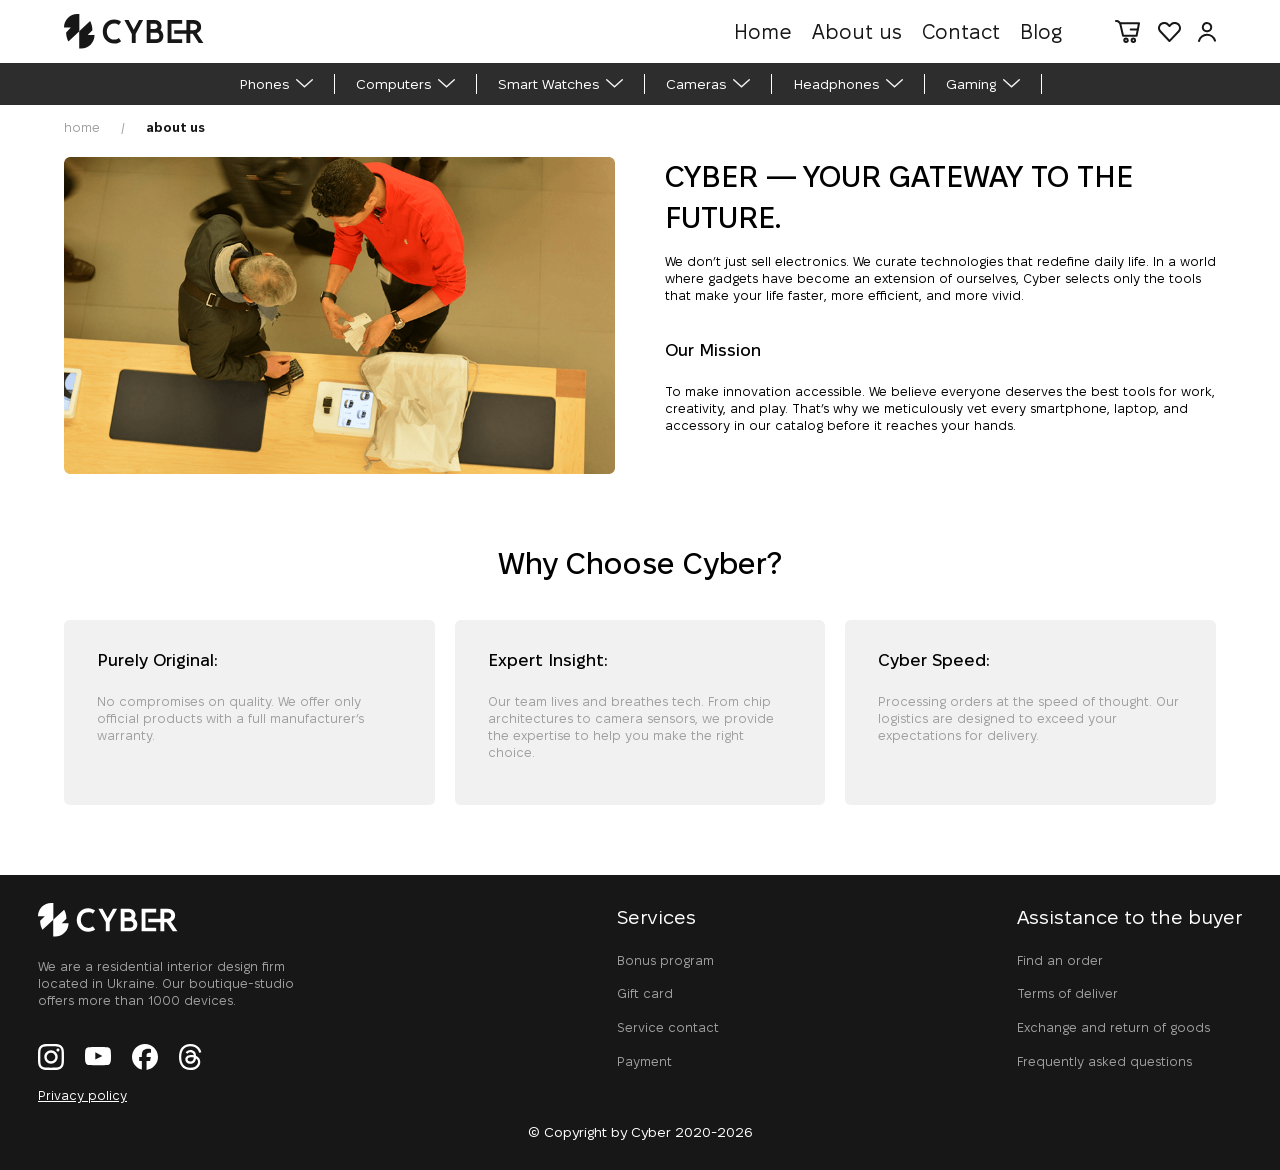
<file: aboutus.html>
<!DOCTYPE html>
<html lang="en">
<head>
    <meta charset="UTF-8">
    <meta name="viewport"
        content="width=device-width,user-scaleble=yes,initial-scale=1.0,maximum-scale=2.0,minimum-scale=1.0">
    <title>about us</title>
    <link rel="stylesheet" href="css/style.css">
</head>
<body>
    <div class="dark-bgc"></div>
    <div class="popup" id="popup">
        <div class="popup-content">
            <p class="close" id="close">x</p>
            <div class="tabs">
                <a href="#" class="active btn" data-reg="login">
                    Log in
                </a>
                <a href="#" class="btn" data-reg="signup">
                    Sign up
                </a>
            </div>
            <div class="form login active">
                <div class="conlog">
                    <label class="logled">Email or phone</label>
                    <input type="text" placeholder="Enter your email or phone">
                </div>
                <div class="conlog1">
                    <label class="logled">Password</label>
                    <input type="password" placeholder="Password">
                </div>
                <a class="forgot" href="#">Forgot password?</a>
                <a class="btn-log">
                    Log in
                </a>
            </div>
            <div class="form signup">
                <div class="consin2">
                    <label class="know">First name</label>
                    <input type="text" placeholder="Enter your first name">
                </div>
                <div class="consin">
                    <label class="know">Last name</label>
                    <input type="text" placeholder="Enter your last name">
                </div>
                <div class="consin">
                    <label class="know">Email or phone</label>
                    <input type="text" placeholder="Enter your email or phone">
                </div>
                <div class="consin">
                    <label class="know">Password</label>
                    <input type="password" placeholder="*********">
                </div>
                <div class="consin1">
                    <label class="know">Repeat password</label>
                    <input type="password" placeholder="*********">
                </div>
                <a class="btn-log">
                    Sign up
                </a>
            </div>
        </div>
    </div>
    <header class="header">
        <div class="head wrapper">
            <div class="logo">
                <a href="index.html">
                    <source srcset="img/footlogo.svg" type="image/png">
                    <img src="img/footlogo.svg" alt="cyber-logo">
                </a>
            </div>
            <nav class="">
                <div class="main flax-between flax-centr">
                    <div class="dark-bgc"></div>
                    <div class="menubug">
                        <ul class="menu">
                            <li><a class="swap" href="index.html">Home</a></li>
                            <li><a class="swap" href="aboutus.html">About us</a></li>
                            <li><a class="swap" href="contact.html">Contact</a></li>
                            <li><a class="swap" href="blog.html">Blog</a></li>
                            <li class="cancel">x</li>
                        </ul>
                    </div>
                    <div class="sociall">
                        <a class="fastmove" href="basket.html"><img src="img/ShoppingCart.svg" alt="magazin">
                        </a>
                        <a class="fastmove" href="favourite.html"><img src="img/heard.svg" alt="like">
                        </a>
                        <a class="fastmove" id="open" href="#"><img class="open" src="img/login.svg" alt="login">
                        </a>
                    </div>

            </nav>
            <div class="burger">
                <span class="br1"></span>
                <span class="br2"></span>
                <span class="br3"></span>
            </div>
        </div>
        <div class="main-catalog">
            <ul class="main-catalog flax-between wrapper">
                <li class="li"><a class="a" href="#">Phones</a><svg width="17" height="10" viewBox="0 0 12 7"
                        fill="none" xmlns="http://www.w3.org/2000/svg">
                        <path d="M0.5 0.5L6.00002 5.5L11.5 0.5" stroke="#F1F1F1" stroke-linecap="round" />
                    </svg></li>
                <li class="li"><a class="a" href="#">Computers</a><svg width="17" height="10" viewBox="0 0 12 7"
                        fill="none" xmlns="http://www.w3.org/2000/svg">
                        <path d="M0.5 0.5L6.00002 5.5L11.5 0.5" stroke="#F1F1F1" stroke-linecap="round" />
                    </svg></li>
                <li class="li"><a class="a" href="#">Smart Watches</a><svg width="17" height="10" viewBox="0 0 12 7"
                        fill="none" xmlns="http://www.w3.org/2000/svg">
                        <path d="M0.5 0.5L6.00002 5.5L11.5 0.5" stroke="#F1F1F1" stroke-linecap="round" />
                    </svg></li>
                <li class="li"><a class="a" href="#">Cameras</a><svg width="17" height="10" viewBox="0 0 12 7"
                        fill="none" xmlns="http://www.w3.org/2000/svg">
                        <path d="M0.5 0.5L6.00002 5.5L11.5 0.5" stroke="#F1F1F1" stroke-linecap="round" />
                    </svg></li>
                <li class="li"><a class="a" href="#">Headphones</a><svg width="17" height="10" viewBox="0 0 12 7"
                        fill="none" xmlns="http://www.w3.org/2000/svg">
                        <path d="M0.5 0.5L6.00002 5.5L11.5 0.5" stroke="#F1F1F1" stroke-linecap="round" />
                    </svg>
                </li>
                <li class="li"><a class="a" href="#">Gaming</a><svg width="17" height="10" viewBox="0 0 12 7"
                        fill="none" xmlns="http://www.w3.org/2000/svg">
                        <path d="M0.5 0.5L6.00002 5.5L11.5 0.5" stroke="#F1F1F1" stroke-linecap="round" />
                    </svg>
                </li>
            </ul>
        </div>
    </header>
    <main class="wrapper">
        <div class="knopka">
            <a class="kn" href="index.html">home</a>
            <p class="slash">/</p>
            <a class="activ" href="#">about us</a>
        </div>
        <section class="aboutus">
            <div class="img">
                <picture>
                    <img src="img/aboutimg.png" alt="photo shop">
                </picture>
            </div>
            <div class="textus">
                <div class="hed">
                    <h1 class="hedh2">Cyber — Your Gateway to the Future.</h2>
                    <p>We don’t just sell electronics. We curate technologies that redefine daily life. In a world where gadgets have become an extension of ourselves, Cyber selects only the tools that make your life faster, more efficient, and more vivid.</p>
                </div>
                <div class="nuz">
                    <h2 class="minih2">Our Mission</h2>
                    <p>To make innovation accessible. We believe everyone deserves the best tools for work, creativity, and play. That’s why we meticulously vet every smartphone, laptop, and accessory in our catalog before it reaches your hands.</p>
                </div>
            </div>
        </section>
        <h2 class="imbest">Why Choose Cyber?</h2>
        <div class="whyme">
            <div class="original">
                <h2>Purely Original:</h2>
                <p>No compromises on quality. We offer only official products with a full manufacturer’s warranty.</p>
            </div>
            <div class="expert">
                <h2>Expert Insight:</h2>
                <p>Our team lives and breathes tech. From chip architectures to camera sensors, we provide the expertise to help you make the right choice.</p>
            </div>
            <div class="speed">
                <h2>Cyber Speed:</h2>
                <p>Processing orders at the speed of thought. Our logistics are designed to exceed your expectations for delivery.</p>
            </div>
        </div>
    </main>
    <footer>
        <div class="footer ">
            <div class="footer wrapper">
                <div class="Cyber">
                    <div class="foot-logo">
                        <a href="index.html">
                            <img src="img/headlogo.svg" alt="footerlogo">
                        </a>
                    </div>
                    <div class="foottext">
                        <p>We are a residential interior design firm located in Ukraine. Our boutique-studio offers more
                            than
                            1000
                            devices.</p>
                    </div>
                    <div class="social">
                        <a class="socialm" href="#">
                            <img src="img/SocialIcons.svg" alt="Socialinst">
                        </a>
                        <a class="socialm" href="#">
                            <img src="img/youtobe.svg" alt="Socialyoutobe">
                        </a>
                        <a class="socialm" href="#">
                            <img src="img/face.svg" alt="Socialface">
                        </a>
                        <a class="socialm" href="#">
                            <img src="img/tread.svg" alt="Socialtread">
                        </a>
                    </div>
                    <div class="policy">
                        <a class="policy" href="#">Privacy policy</a>
                    </div>
                </div>
                <div class="service">
                    <h2 class="serv">Services</h2>
                    <ul class="servicesmenu">
                        <li><a class="serme" href="#">Bonus program</a></li>
                        <li><a class="serme" href="#">Gift card</a></li>
                        <li><a class="serme" href="#">Service contact</a></li>
                        <li><a class="serme" href="#">Payment</a></li>
                    </ul>
                </div>
                <div class="assistance">
                    <h2 class="serv">Assistance to the buyer</h2>
                    <ul class="assistancemenu">
                        <li><a class="serme" href="#">Find an order</a></li>
                        <li><a class="serme" href="#">Terms of deliver</a></li>
                        <li><a class="serme" href="#">Exchange and return of goods</a></li>
                        <li><a class="serme" href="#">Frequently asked questions</a></li>
                    </ul>
                </div>

            </div>
        </div>
        <p class="year ">© Copyright by Cyber 2020-2026</p>

    </footer>
    <script src="js/script.js"></script>
</body>
</html>
</file>
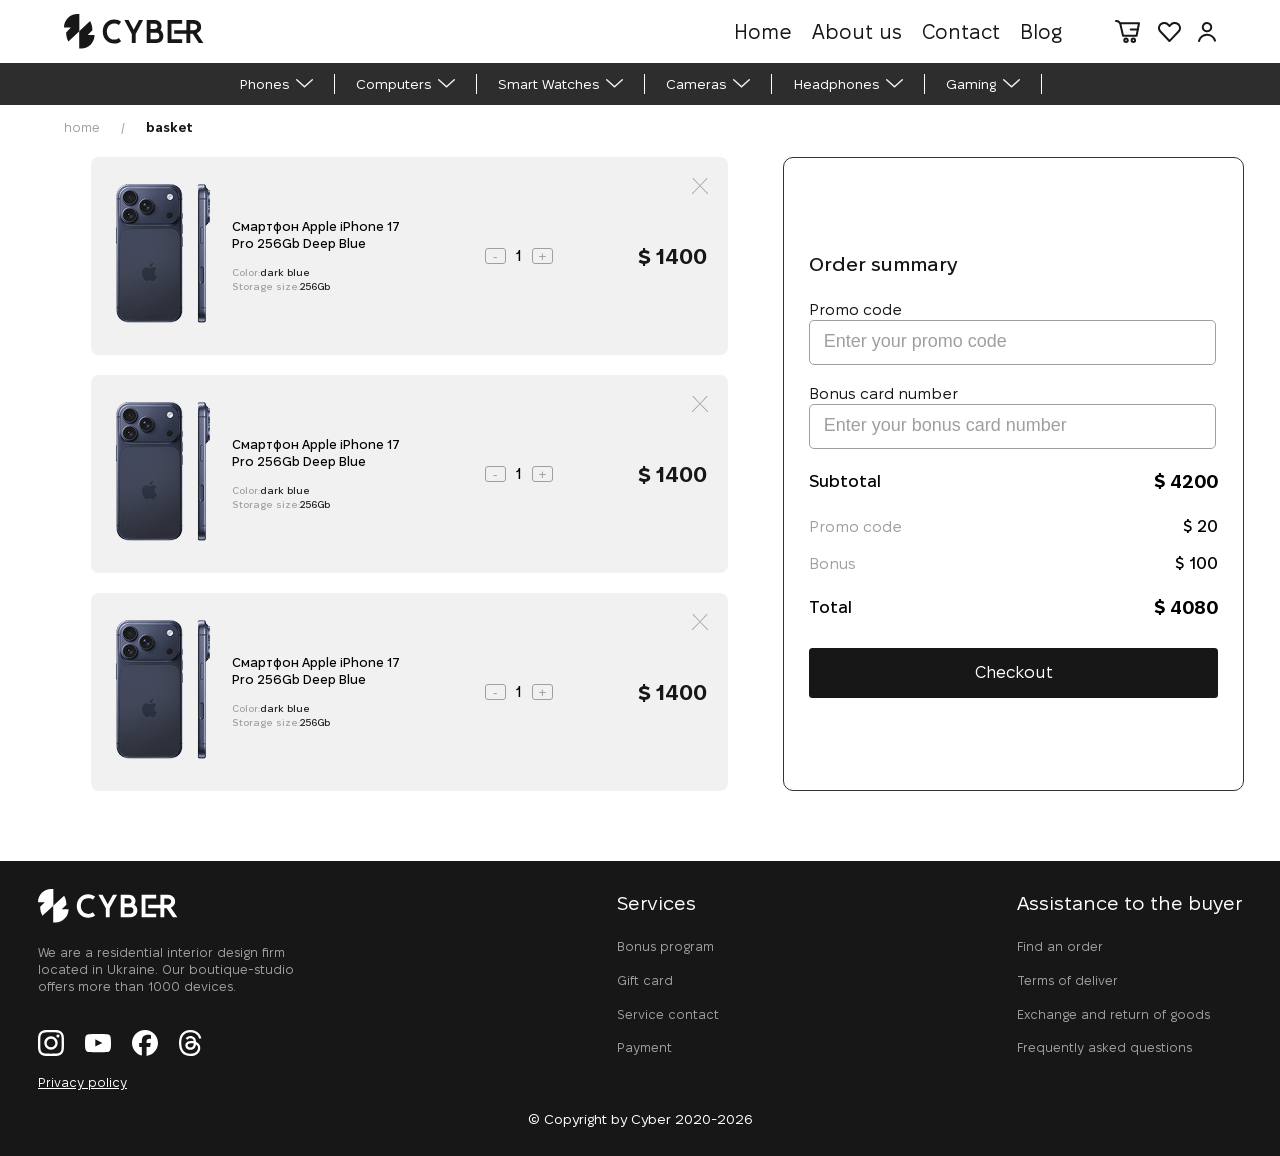
<file: basket.html>
<!DOCTYPE html>
<html lang="en">

<head>
    <meta charset="UTF-8">
    <meta name="viewport"
        content="width=device-width,user-scaleble=yes,initial-scale=1.0,maximum-scale=2.0,minimum-scale=1.0">
    <link rel="stylesheet" href="css/style.css">
    <title>basket for cyber aple shop Phones and divaises</title>
</head>

<body>
    <div class="dark-bgc"></div>
    <div class="popup" id="popup">
        <div class="popup-content">
            <p class="close" id="close">x</p>
            <div class="tabs">
                <a href="#" class="active btn" data-reg="login">
                    Log in
                </a>
                <a href="#" class="btn" data-reg="signup">
                    Sign up
                </a>
            </div>
            <div class="form login active">
                <div class="conlog">
                    <label class="logled">Email or phone</label>
                    <input type="text" placeholder="Enter your email or phone">
                </div>
                <div class="conlog1">
                    <label class="logled">Password</label>
                    <input type="password" placeholder="Password">
                </div>
                <a class="forgot" href="#">Forgot password?</a>
                <a class="btn-log">
                    Log in
                </a>
            </div>
            <div class="form signup">
                <div class="consin2">
                    <label class="know">First name</label>
                    <input type="text" placeholder="Enter your first name">
                </div>
                <div class="consin">
                    <label class="know">Last name</label>
                    <input type="text" placeholder="Enter your last name">
                </div>
                <div class="consin">
                    <label class="know">Email or phone</label>
                    <input type="text" placeholder="Enter your email or phone">
                </div>
                <div class="consin">
                    <label class="know">Password</label>
                    <input type="password" placeholder="*********">
                </div>
                <div class="consin1">
                    <label class="know">Repeat password</label>
                    <input type="password" placeholder="*********">
                </div>
                <a class="btn-log">
                    Sign up
                </a>
            </div>
        </div>
    </div>
    <header class="header">
        <div class="head wrapper">
            <div class="logo">
                <a href="index.html">
                    <source srcset="img/footlogo.svg" type="image/png">
                    <img src="img/footlogo.svg" alt="cyber-logo">
                </a>
            </div>
            <nav class="">
                <div class="main flax-between flax-centr">
                    <div class="dark-bgc"></div>
                    <div class="menubug">
                        <ul class="menu">
                            <li><a class="swap" href="index.html">Home</a></li>
                            <li><a class="swap" href="aboutus.html">About us</a></li>
                            <li><a class="swap" href="contact.html">Contact</a></li>
                            <li><a class="swap" href="blog.html">Blog</a></li>
                            <li class="cancel">x</li>
                        </ul>
                    </div>
                    <div class="sociall">
                        <a class="fastmove" href="basket.html"><img src="img/ShoppingCart.svg" alt="magazin">
                        </a>
                        <a class="fastmove" href="favourite.html"><img src="img/heard.svg" alt="like">
                        </a>
                        <a class="fastmove" id="open" href="#"><img class="open" src="img/login.svg" alt="login">
                        </a>
                    </div>

            </nav>
            <div class="burger">
                <span class="br1"></span>
                <span class="br2"></span>
                <span class="br3"></span>
            </div>
        </div>
        <div class="main-catalog">
            <ul class="main-catalog flax-between wrapper">
                <li class="li"><a class="a" href="#">Phones</a><svg width="17" height="10" viewBox="0 0 12 7"
                        fill="none" xmlns="http://www.w3.org/2000/svg">
                        <path d="M0.5 0.5L6.00002 5.5L11.5 0.5" stroke="#F1F1F1" stroke-linecap="round" />
                    </svg></li>
                <li class="li"><a class="a" href="#">Computers</a><svg width="17" height="10" viewBox="0 0 12 7"
                        fill="none" xmlns="http://www.w3.org/2000/svg">
                        <path d="M0.5 0.5L6.00002 5.5L11.5 0.5" stroke="#F1F1F1" stroke-linecap="round" />
                    </svg></li>
                <li class="li"><a class="a" href="#">Smart Watches</a><svg width="17" height="10" viewBox="0 0 12 7"
                        fill="none" xmlns="http://www.w3.org/2000/svg">
                        <path d="M0.5 0.5L6.00002 5.5L11.5 0.5" stroke="#F1F1F1" stroke-linecap="round" />
                    </svg></li>
                <li class="li"><a class="a" href="#">Cameras</a><svg width="17" height="10" viewBox="0 0 12 7"
                        fill="none" xmlns="http://www.w3.org/2000/svg">
                        <path d="M0.5 0.5L6.00002 5.5L11.5 0.5" stroke="#F1F1F1" stroke-linecap="round" />
                    </svg></li>
                <li class="li"><a class="a" href="#">Headphones</a><svg width="17" height="10" viewBox="0 0 12 7"
                        fill="none" xmlns="http://www.w3.org/2000/svg">
                        <path d="M0.5 0.5L6.00002 5.5L11.5 0.5" stroke="#F1F1F1" stroke-linecap="round" />
                    </svg>
                </li>
                <li class="li"><a class="a" href="#">Gaming</a><svg width="17" height="10" viewBox="0 0 12 7"
                        fill="none" xmlns="http://www.w3.org/2000/svg">
                        <path d="M0.5 0.5L6.00002 5.5L11.5 0.5" stroke="#F1F1F1" stroke-linecap="round" />
                    </svg>
                </li>
            </ul>
        </div>
    </header>
    <main>
        <div class="knopka wrapper">
            <a class="kn" href="index.html">home</a>
            <p class="slash">/</p>
            <a class="activ" href="#">basket</a>
        </div>
        <form class="towbask wrapper" action="">
            <div class="towar wrapper">
                <div class="prod">
                    <a class="crestt" href="#"><svg width="16" height="16" viewBox="0 0 16 16" fill="none"
                            xmlns="http://www.w3.org/2000/svg">
                            <path fill-rule="evenodd" clip-rule="evenodd"
                                d="M14.7344 0.108954C14.8737 -0.0363182 15.0999 -0.0363182 15.2393 0.108954C15.3783 0.254202 15.3784 0.489143 15.2393 0.634345L8.5039 7.65681L15.8955 15.3648C16.0348 15.5101 16.0348 15.7459 15.8955 15.8912C15.7563 16.0361 15.5308 16.036 15.3916 15.8912L7.99999 8.18317L0.608391 15.8912C0.469131 16.036 0.243698 16.0361 0.104485 15.8912C-0.0348283 15.7459 -0.0348283 15.5101 0.104485 15.3648L7.49511 7.65681L0.760735 0.634345C0.621663 0.48915 0.621735 0.254195 0.760735 0.108954C0.900048 -0.0363182 1.1263 -0.0363182 1.26562 0.108954L7.99999 7.13142L14.7344 0.108954Z"
                                fill="#9F9F9F" />
                        </svg>
                    </a>
                    <div class="pictex">
                        <picture><img src="img/iphbask.png" alt="iphon"></picture>
                        <div class="textbask">
                            <h3 class="h3bask">Смартфон Apple iPhone 17 <br> Pro 256Gb Deep Blue</h3>
                            <p class="pbask pbask2">Color:<span class="spanba">dark blue</span></p>
                            <p class="pbask">Storage size:<span class="spanba">256Gb</span></p>
                        </div>
                    </div>
                    <div class="kilkist">
                        <label for="">
                            <button class="min">-</button>
                        </label>
                        <p class="kitp">
                            1
                        </p>
                        <label for="">
                            <button class="plu">+</button>
                        </label>
                    </div>
                    <div>
                        <h1 class="bskpr">$ 1400</h1>
                    </div>
                </div>
                <div class="prod">
                    <a class="crestt" href="#"><svg width="16" height="16" viewBox="0 0 16 16" fill="none"
                            xmlns="http://www.w3.org/2000/svg">
                            <path fill-rule="evenodd" clip-rule="evenodd"
                                d="M14.7344 0.108954C14.8737 -0.0363182 15.0999 -0.0363182 15.2393 0.108954C15.3783 0.254202 15.3784 0.489143 15.2393 0.634345L8.5039 7.65681L15.8955 15.3648C16.0348 15.5101 16.0348 15.7459 15.8955 15.8912C15.7563 16.0361 15.5308 16.036 15.3916 15.8912L7.99999 8.18317L0.608391 15.8912C0.469131 16.036 0.243698 16.0361 0.104485 15.8912C-0.0348283 15.7459 -0.0348283 15.5101 0.104485 15.3648L7.49511 7.65681L0.760735 0.634345C0.621663 0.48915 0.621735 0.254195 0.760735 0.108954C0.900048 -0.0363182 1.1263 -0.0363182 1.26562 0.108954L7.99999 7.13142L14.7344 0.108954Z"
                                fill="#9F9F9F" />
                        </svg>
                    </a>
                    <div class="pictex">
                        <picture><img src="img/iphbask.png" alt="iphon"></picture>
                        <div class="textbask">
                            <h3 class="h3bask">Смартфон Apple iPhone 17 <br> Pro 256Gb Deep Blue</h3>
                            <p class="pbask pbask2">Color:<span class="spanba">dark blue</span></p>
                            <p class="pbask">Storage size:<span class="spanba">256Gb</span></p>
                        </div>
                    </div>
                    <div class="kilkist">
                        <label for="">
                            <button class="min">-</button>
                        </label>
                        <p class="kitp">
                            1
                        </p>
                        <label for="">
                            <button class="plu">+</button>
                        </label>
                    </div>
                    <div>
                        <h1 class="bskpr">$ 1400</h1>
                    </div>
                </div>
                <div class="prod">
                    <a class="crestt" href="#"><svg width="16" height="16" viewBox="0 0 16 16" fill="none"
                            xmlns="http://www.w3.org/2000/svg">
                            <path fill-rule="evenodd" clip-rule="evenodd"
                                d="M14.7344 0.108954C14.8737 -0.0363182 15.0999 -0.0363182 15.2393 0.108954C15.3783 0.254202 15.3784 0.489143 15.2393 0.634345L8.5039 7.65681L15.8955 15.3648C16.0348 15.5101 16.0348 15.7459 15.8955 15.8912C15.7563 16.0361 15.5308 16.036 15.3916 15.8912L7.99999 8.18317L0.608391 15.8912C0.469131 16.036 0.243698 16.0361 0.104485 15.8912C-0.0348283 15.7459 -0.0348283 15.5101 0.104485 15.3648L7.49511 7.65681L0.760735 0.634345C0.621663 0.48915 0.621735 0.254195 0.760735 0.108954C0.900048 -0.0363182 1.1263 -0.0363182 1.26562 0.108954L7.99999 7.13142L14.7344 0.108954Z"
                                fill="#9F9F9F" />
                        </svg>
                    </a>
                    <div class="pictex">
                        <picture><img src="img/iphbask.png" alt="iphon"></picture>
                        <div class="textbask">
                            <h3 class="h3bask">Смартфон Apple iPhone 17 <br> Pro 256Gb Deep Blue</h3>
                            <p class="pbask pbask2">Color:<span class="spanba">dark blue</span></p>
                            <p class="pbask">Storage size:<span class="spanba">256Gb</span></p>
                        </div>
                    </div>
                    <div class="kilkist">
                        <label for="">
                            <button class="min">-</button>
                        </label>
                        <p class="kitp">
                            1
                        </p>
                        <label for="">
                            <button class="plu">+</button>
                        </label>
                    </div>
                    <div>
                        <h1 class="bskpr">$ 1400</h1>
                    </div>
                </div>
            </div>
            <div class="conkupib">
                <div class="kupib">
                    <div>
                        <h1 class="kupih1">Order summary</h1>
                        <div class="primo-con">
                            <label class="promo" for="">Promo code</label>
                            <input type="text" placeholder="Enter your promo code">
                        </div>
                        <div class="bonus-con">
                            <label class="promo" for="">Bonus card number</label>
                            <input type="text" placeholder="Enter your bonus card number">
                        </div>
                    </div>
                    <div class="prices">
                        <div class="contprise">
                            <h2 class="prih2">Subtotal</h2>
                            <h2 class="prih2cin ">$ 4200</h2>
                        </div>
                        <div class="contprise con1">
                            <p class="prip">Promo code</p>
                            <p class="pripcin">$ 20</p>
                        </div>
                        <div class="contprise con2">
                            <p class="prip">Bonus</p>
                            <p class="pripcin ">$ 100</p>
                        </div>
                        <div class="contprise ">
                            <h2 class="prih2">Total</h2>
                            <h2 class="prih2cin ">$ 4080</h2>
                        </div>
                    </div>
                    <div>
                        <a class="btn-order" href="order.html">Checkout</a>
                    </div>
                </div>
            </div>
        </form>
    </main>
    <footer>
        <div class="footer ">
            <div class="footer wrapper">
                <div class="Cyber">
                    <div class="foot-logo">
                        <a href="index.html">
                            <img src="img/headlogo.svg" alt="footerlogo">
                        </a>
                    </div>
                    <div class="foottext">
                        <p>We are a residential interior design firm located in Ukraine. Our boutique-studio offers more
                            than
                            1000
                            devices.</p>
                    </div>
                    <div class="social">
                        <a class="socialm" href="#">
                            <img src="img/SocialIcons.svg" alt="Socialinst">
                        </a>
                        <a class="socialm" href="#">
                            <img src="img/youtobe.svg" alt="Socialyoutobe">
                        </a>
                        <a class="socialm" href="#">
                            <img src="img/face.svg" alt="Socialface">
                        </a>
                        <a class="socialm" href="#">
                            <img src="img/tread.svg" alt="Socialtread">
                        </a>
                    </div>
                    <div class="policy">
                        <a class="policy" href="#">Privacy policy</a>
                    </div>
                </div>
                <div class="service">
                    <h2 class="serv">Services</h2>
                    <ul class="servicesmenu">
                        <li><a class="serme" href="#">Bonus program</a></li>
                        <li><a class="serme" href="#">Gift card</a></li>
                        <li><a class="serme" href="#">Service contact</a></li>
                        <li><a class="serme" href="#">Payment</a></li>
                    </ul>
                </div>
                <div class="assistance">
                    <h2 class="serv">Assistance to the buyer</h2>
                    <ul class="assistancemenu">
                        <li><a class="serme" href="#">Find an order</a></li>
                        <li><a class="serme" href="#">Terms of deliver</a></li>
                        <li><a class="serme" href="#">Exchange and return of goods</a></li>
                        <li><a class="serme" href="#">Frequently asked questions</a></li>
                    </ul>
                </div>

            </div>
        </div>
        <p class="year ">© Copyright by Cyber 2020-2026</p>
    </footer>
    <script src="js/script.js"></script>

</body>

</html>
</file>
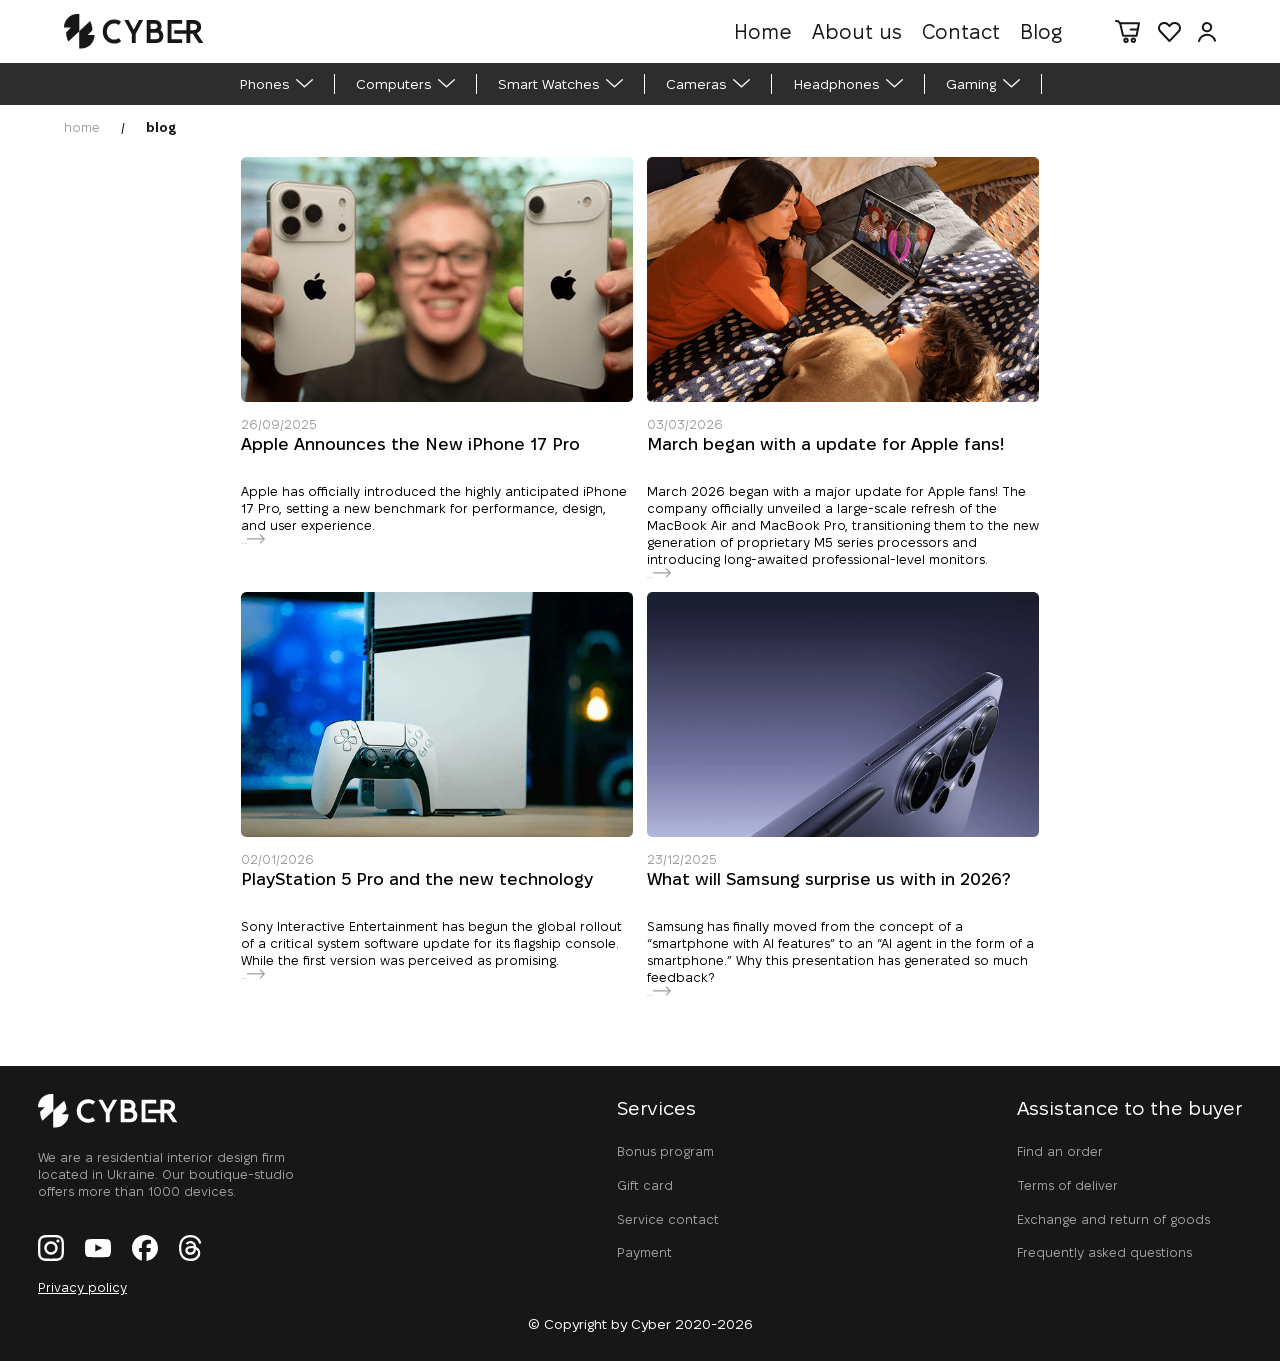
<file: blog.html>
<!DOCTYPE html>
<html lang="en">

<head>
    <meta charset="UTF-8">
    <meta name="viewport"
        content="width=device-width,user-scaleble=yes,initial-scale=1.0,maximum-scale=2.0,minimum-scale=1.0">
    <link rel="stylesheet" href="css/style.css">
    <title>blog</title>
</head>

<body>
    <header class="header">
        <div class="head wrapper">
            <div class="logo">
                <a href="index.html">
                    <source srcset="img/footlogo.svg" type="image/png">
                    <img src="img/footlogo.svg" alt="cyber-logo">
                </a>
            </div>
            <nav class="">
                <div class="main flax-between flax-centr">
                    <div class="dark-bgc"></div>
                    <div class="menubug">
                        <ul class="menu">
                            <li><a class="swap" href="index.html">Home</a></li>
                            <li><a class="swap" href="aboutus.html">About us</a></li>
                            <li><a class="swap" href="contact.html">Contact</a></li>
                            <li><a class="swap" href="blog.html">Blog</a></li>
                            <li class="cancel">x</li>
                        </ul>
                    </div>
                    <div class="sociall">
                        <a class="fastmove" href="#"><img src="img/ShoppingCart.svg" alt="magazin">
                        </a>
                        <a class="fastmove" href="favourite.html"><img src="img/heard.svg" alt="like">
                        </a>
                        <a class="fastmove" href="#"><img src="img/login.svg" alt="login">
                        </a>
                    </div>
                </div>
            </nav>
            <div class="burger">
                <span class="br1"></span>
                <span class="br2"></span>
                <span class="br3"></span>
            </div>
        </div>
        <div class="main-catalog">
            <ul class="main-catalog flax-between wrapper">
                <li class="li"><a class="a" href="#">Phones</a><svg width="17" height="10" viewBox="0 0 12 7"
                        fill="none" xmlns="http://www.w3.org/2000/svg">
                        <path d="M0.5 0.5L6.00002 5.5L11.5 0.5" stroke="#F1F1F1" stroke-linecap="round" />
                    </svg></li>
                <li class="li"><a class="a" href="#">Computers</a><svg width="17" height="10" viewBox="0 0 12 7"
                        fill="none" xmlns="http://www.w3.org/2000/svg">
                        <path d="M0.5 0.5L6.00002 5.5L11.5 0.5" stroke="#F1F1F1" stroke-linecap="round" />
                    </svg></li>
                <li class="li"><a class="a" href="#">Smart Watches</a><svg width="17" height="10" viewBox="0 0 12 7"
                        fill="none" xmlns="http://www.w3.org/2000/svg">
                        <path d="M0.5 0.5L6.00002 5.5L11.5 0.5" stroke="#F1F1F1" stroke-linecap="round" />
                    </svg></li>
                <li class="li"><a class="a" href="#">Cameras</a><svg width="17" height="10" viewBox="0 0 12 7"
                        fill="none" xmlns="http://www.w3.org/2000/svg">
                        <path d="M0.5 0.5L6.00002 5.5L11.5 0.5" stroke="#F1F1F1" stroke-linecap="round" />
                    </svg></li>
                <li class="li"><a class="a" href="#">Headphones</a><svg width="17" height="10" viewBox="0 0 12 7"
                        fill="none" xmlns="http://www.w3.org/2000/svg">
                        <path d="M0.5 0.5L6.00002 5.5L11.5 0.5" stroke="#F1F1F1" stroke-linecap="round" />
                    </svg>
                </li>
                <li class="li"><a class="a" href="#">Gaming</a><svg width="17" height="10" viewBox="0 0 12 7"
                        fill="none" xmlns="http://www.w3.org/2000/svg">
                        <path d="M0.5 0.5L6.00002 5.5L11.5 0.5" stroke="#F1F1F1" stroke-linecap="round" />
                    </svg>
                </li>
            </ul>
        </div>
    </header>
    <main>
        <div class="wrapper">
            <div class="knopka">
                <a class="kn" href="index.html">home</a>
                <p>/</p>
                <a class="activ" href="#">blog</a>
            </div>
            <div class="blog wrapper">
                <figure class="bliph">
                    <figcaption class="textblog">
                        <div>
                            <img src="img/blogimgip.png" alt="iphon">
                            <p class="date">26/09/2025</p>
                            <h2>Apple Announces the New iPhone 17 Pro</h2>
                            <p>Apple has officially introduced the highly anticipated iPhone 17 Pro, setting a new
                                benchmark
                                for
                                performance, design, and user experience.</p>
                        </div>
                        <div>
                            <a class="ridmore" href="#">read more <svg width="18" height="10" viewBox="0 0 29 15"
                                    fill="none" xmlns="http://www.w3.org/2000/svg">
                                    <path
                                        d="M28.7071 8.07112C29.0976 7.6806 29.0976 7.04743 28.7071 6.65691L22.3431 0.292946C21.9526 -0.0975785 21.3195 -0.0975785 20.9289 0.292946C20.5384 0.68347 20.5384 1.31664 20.9289 1.70716L26.5858 7.36401L20.9289 13.0209C20.5384 13.4114 20.5384 14.0446 20.9289 14.4351C21.3195 14.8256 21.9526 14.8256 22.3431 14.4351L28.7071 8.07112ZM0 7.36401V8.36401H28V7.36401V6.36401H0V7.36401Z"
                                        fill="#9F9F9F" />
                                </svg></a>
                        </div>
                    </figcaption>
                </figure>
                <figure class="blmac">
                    <figcaption class="textblog">
                        <div>
                            <img src="img/blogimggir.png" alt="MacBook">
                            <p class="date">03/03/2026</p>
                            <h2>March began with a update for Apple fans!</h2>
                            <p>March 2026 began with a major update for Apple fans! The company officially unveiled a
                                large-scale refresh of the MacBook Air and MacBook Pro, transitioning them to the new
                                generation
                                of proprietary M5 series processors and introducing long-awaited professional-level
                                monitors.
                            </p>
                        </div>
                        <div>
                            <a class="ridmore" href="#">read more <svg width="18" height="10" viewBox="0 0 29 15" fill="none"
                                    xmlns="http://www.w3.org/2000/svg">
                                    <path
                                        d="M28.7071 8.07112C29.0976 7.6806 29.0976 7.04743 28.7071 6.65691L22.3431 0.292946C21.9526 -0.0975785 21.3195 -0.0975785 20.9289 0.292946C20.5384 0.68347 20.5384 1.31664 20.9289 1.70716L26.5858 7.36401L20.9289 13.0209C20.5384 13.4114 20.5384 14.0446 20.9289 14.4351C21.3195 14.8256 21.9526 14.8256 22.3431 14.4351L28.7071 8.07112ZM0 7.36401V8.36401H28V7.36401V6.36401H0V7.36401Z"
                                        fill="#9F9F9F" />
                                </svg></a>
                        </div>
                    </figcaption>
                </figure>
                <figure class="blpla">
                    <figcaption class="textblog">
                        <div>
                            <img src="img/blogimgpla.png" alt="PlayStation">
                            <p class="date">02/01/2026</p>
                            <h2>PlayStation 5 Pro and the new technology</h2>
                            <p>Sony Interactive Entertainment has begun the global rollout of a critical system software
                                update
                                for
                                its flagship console. While the first version was perceived as promising.
                            </p>
                        </div>
                        <div>
                            <a href="#">read more <svg width="18" height="10" viewBox="0 0 29 15" fill="none"
                                    xmlns="http://www.w3.org/2000/svg">
                                    <path
                                        d="M28.7071 8.07112C29.0976 7.6806 29.0976 7.04743 28.7071 6.65691L22.3431 0.292946C21.9526 -0.0975785 21.3195 -0.0975785 20.9289 0.292946C20.5384 0.68347 20.5384 1.31664 20.9289 1.70716L26.5858 7.36401L20.9289 13.0209C20.5384 13.4114 20.5384 14.0446 20.9289 14.4351C21.3195 14.8256 21.9526 14.8256 22.3431 14.4351L28.7071 8.07112ZM0 7.36401V8.36401H28V7.36401V6.36401H0V7.36401Z"
                                        fill="#9F9F9F" />
                                </svg></a>
                        </div>
                    </figcaption>
                </figure>
                <figure class="blsam">
                    <figcaption class="textblog">
                        <div>
                            <img src="img/blogimgsam.png" alt="Samsung">
                            <p class="date">23/12/2025</p>
                            <h2>What will Samsung surprise us with in 2026?</h2>
                            <p>Samsung has finally moved from the concept of a “smartphone with AI features” to an “AI agent
                                in
                                the
                                form of a smartphone.” Why this presentation has generated so much feedback?
                            </p>
                        </div>
                        <div>
                            <a href="#">read more <svg width="18" height="10" viewBox="0 0 29 15" fill="none"
                                    xmlns="http://www.w3.org/2000/svg">
                                    <path
                                        d="M28.7071 8.07112C29.0976 7.6806 29.0976 7.04743 28.7071 6.65691L22.3431 0.292946C21.9526 -0.0975785 21.3195 -0.0975785 20.9289 0.292946C20.5384 0.68347 20.5384 1.31664 20.9289 1.70716L26.5858 7.36401L20.9289 13.0209C20.5384 13.4114 20.5384 14.0446 20.9289 14.4351C21.3195 14.8256 21.9526 14.8256 22.3431 14.4351L28.7071 8.07112ZM0 7.36401V8.36401H28V7.36401V6.36401H0V7.36401Z"
                                        fill="#9F9F9F" />
                                </svg>
                            </a>
                        </div>
                    </figcaption>
                </figure>
            </div>
        </div>
    </main>
    <footer>
        <div class="footer">
            <div class="footer wrapper">
                <div class="Cyber">
                    <div class="foot-logo">
                        <a href="index.html">
                            <img src="img/headlogo.svg" alt="footerlogo">
                        </a>
                    </div>
                    <div class="foottext">
                        <p>We are a residential interior design firm located in Ukraine. Our boutique-studio offers more
                            than
                            1000
                            devices.</p>
                    </div>
                    <div class="social">
                        <a class="socialm" href="#">
                            <img src="img/SocialIcons.svg" alt="Socialinst">
                        </a>
                        <a class="socialm" href="#">
                            <img src="img/youtobe.svg" alt="Socialyoutobe">
                        </a>
                        <a class="socialm" href="#">
                            <img src="img/face.svg" alt="Socialface">
                        </a>
                        <a class="socialm" href="#">
                            <img src="img/tread.svg" alt="Socialtread">
                        </a>
                    </div>
                    <div class="policy">
                        <a class="policy" href="#">Privacy policy</a>
                    </div>
                </div>
                <div class="service">
                    <h2 class="serv">Services</h2>
                    <ul class="servicesmenu">
                        <li><a class="serme" href="#">Bonus program</a></li>
                        <li><a class="serme" href="#">Gift card</a></li>
                        <li><a class="serme" href="#">Service contact</a></li>
                        <li><a class="serme" href="#">Payment</a></li>
                    </ul>
                </div>
                <div class="assistance">
                    <h2 class="serv">Assistance to the buyer</h2>
                    <ul class="assistancemenu">
                        <li><a class="serme" href="#">Find an order</a></li>
                        <li><a class="serme" href="#">Terms of deliver</a></li>
                        <li><a class="serme" href="#">Exchange and return of goods</a></li>
                        <li><a class="serme" href="#">Frequently asked questions</a></li>
                    </ul>
                </div>

            </div>
        </div>
        <p class="year ">© Copyright by Cyber 2020-2026</p>
    </footer>
    <script src="js/script.js"></script>
</body>

</html>
</file>
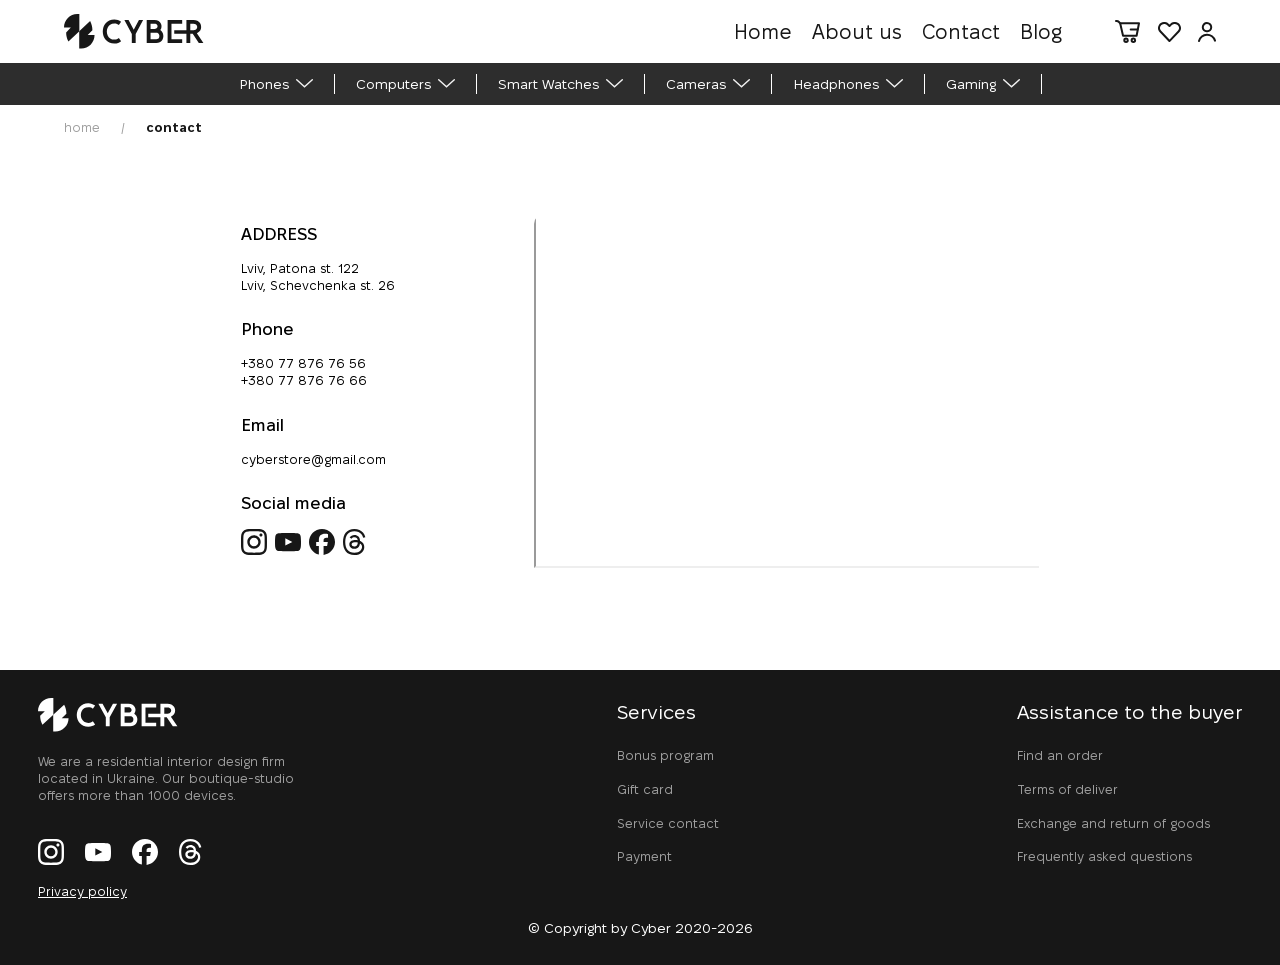
<file: contact.html>
<!DOCTYPE html>
<html lang="en">

<head>
    <meta charset="UTF-8">
    <meta name="viewport"
        content="width=device-width,user-scaleble=yes,initial-scale=1.0,maximum-scale=2.0,minimum-scale=1.0">
    <link rel="stylesheet" href="css/style.css">
    <title>contact and </title>
</head>

<body>
    <div class="dark-bgc"></div>
    <div class="popup" id="popup">
        <div class="popup-content">
            <p class="close" id="close">x</p>
            <div class="tabs">
                <a href="#" class="active btn" data-reg="login">
                    Log in
                </a>
                <a href="#" class="btn" data-reg="signup">
                    Sign up
                </a>
            </div>
            <div class="form login active">
                <div class="conlog">
                    <label class="logled">Email or phone</label>
                    <input type="text" placeholder="Enter your email or phone">
                </div>
                <div class="conlog1">
                    <label class="logled">Password</label>
                    <input type="password" placeholder="Password">
                </div>
                <a class="forgot" href="#">Forgot password?</a>
                <a class="btn-log">
                    Log in
                </a>
            </div>
            <div class="form signup">
                <div class="consin2">
                    <label class="know">First name</label>
                    <input type="text" placeholder="Enter your first name">
                </div>
                <div class="consin">
                    <label class="know">Last name</label>
                    <input type="text" placeholder="Enter your last name">
                </div>
                <div class="consin">
                    <label class="know">Email or phone</label>
                    <input type="text" placeholder="Enter your email or phone">
                </div>
                <div class="consin">
                    <label class="know">Password</label>
                    <input type="password" placeholder="*********">
                </div>
                <div class="consin1">
                    <label class="know">Repeat password</label>
                    <input type="password" placeholder="*********">
                </div>
                <a class="btn-log">
                    Sign up
                </a>
            </div>
        </div>
    </div>
    <header class="header">
        <div class="head wrapper">
            <div class="logo">
                <a href="index.html">
                    <source srcset="img/footlogo.svg" type="image/png">
                    <img src="img/footlogo.svg" alt="cyber-logo">
                </a>
            </div>
            <nav class="">
                <div class="main flax-between flax-centr">
                    <div class="dark-bgc"></div>
                    <div class="menubug">
                        <ul class="menu">
                            <li><a class="swap" href="index.html">Home</a></li>
                            <li><a class="swap" href="aboutus.html">About us</a></li>
                            <li><a class="swap" href="contact.html">Contact</a></li>
                            <li><a class="swap" href="blog.html">Blog</a></li>
                            <li class="cancel">x</li>
                        </ul>
                    </div>
                    <div class="sociall">
                        <a class="fastmove" href="basket.html"><img src="img/ShoppingCart.svg" alt="magazin">
                        </a>
                        <a class="fastmove" href="favourite.html"><img src="img/heard.svg" alt="like">
                        </a>
                        <a class="fastmove" id="open" href="#"><img class="open" src="img/login.svg" alt="login">
                        </a>
                    </div>

            </nav>
            <div class="burger">
                <span class="br1"></span>
                <span class="br2"></span>
                <span class="br3"></span>
            </div>
        </div>
        <div class="main-catalog">
            <ul class="main-catalog flax-between wrapper">
                <li class="li"><a class="a" href="#">Phones</a><svg width="17" height="10" viewBox="0 0 12 7"
                        fill="none" xmlns="http://www.w3.org/2000/svg">
                        <path d="M0.5 0.5L6.00002 5.5L11.5 0.5" stroke="#F1F1F1" stroke-linecap="round" />
                    </svg></li>
                <li class="li"><a class="a" href="#">Computers</a><svg width="17" height="10" viewBox="0 0 12 7"
                        fill="none" xmlns="http://www.w3.org/2000/svg">
                        <path d="M0.5 0.5L6.00002 5.5L11.5 0.5" stroke="#F1F1F1" stroke-linecap="round" />
                    </svg></li>
                <li class="li"><a class="a" href="#">Smart Watches</a><svg width="17" height="10" viewBox="0 0 12 7"
                        fill="none" xmlns="http://www.w3.org/2000/svg">
                        <path d="M0.5 0.5L6.00002 5.5L11.5 0.5" stroke="#F1F1F1" stroke-linecap="round" />
                    </svg></li>
                <li class="li"><a class="a" href="#">Cameras</a><svg width="17" height="10" viewBox="0 0 12 7"
                        fill="none" xmlns="http://www.w3.org/2000/svg">
                        <path d="M0.5 0.5L6.00002 5.5L11.5 0.5" stroke="#F1F1F1" stroke-linecap="round" />
                    </svg></li>
                <li class="li"><a class="a" href="#">Headphones</a><svg width="17" height="10" viewBox="0 0 12 7"
                        fill="none" xmlns="http://www.w3.org/2000/svg">
                        <path d="M0.5 0.5L6.00002 5.5L11.5 0.5" stroke="#F1F1F1" stroke-linecap="round" />
                    </svg>
                </li>
                <li class="li"><a class="a" href="#">Gaming</a><svg width="17" height="10" viewBox="0 0 12 7"
                        fill="none" xmlns="http://www.w3.org/2000/svg">
                        <path d="M0.5 0.5L6.00002 5.5L11.5 0.5" stroke="#F1F1F1" stroke-linecap="round" />
                    </svg>
                </li>
            </ul>
        </div>
    </header>
    <main>
        <div class="wrapper">
            <div class="knopka">
                <a class="kn" href="index.html">home</a>
                <p class="slash">/</p>
                <a class="activ" href="#">contact</a>
            </div>
            <div class="infocon wrapper">
                <div class="textinfo">
                    <div>
                        <h1>Address</h1>
                        <div class="inp">
                            <p>Lviv, Patona st. 122 </p>
                            <p>Lviv, Schevchenka st. 26</p>
                        </div>
                    </div>
                    <div>
                        <h2>Phone</h2>
                        <div class="inp">
                            <p>+380 77 876 76 56</p>
                            <p>+380 77 876 76 66</p>
                        </div>
                    </div>
                    <div>
                        <h2>Email</h2>
                        <div class="inp">
                            <p>cyberstore@gmail.com</p>
                        </div>
                    </div>
                    <div>
                        <h2>Social media</h2>
                        <div class="colip">
                            <a href="#"><img src="img/instblack.svg" alt="inst"></a>
                            <a href="#"><img src="img/youblack.svg" alt="youtube"></a>
                            <a href="#"><img src="img/faceblack.svg" alt="face"></a>
                            <a href="#"><img src="img/tredblack.svg" alt="tresds"></a>
                        </div>
                    </div>
                </div>
                <div class="roztash">
                    <iframe src="https://www.google.com/maps/d/u/1/embed?mid=17TOx8Y9QHg5JcIyosiTI-Xj-nowBm1s&ehbc=2E312F"></iframe>
                </div>
            </div>
        </div>
    </main>
    <footer>
        <div class="footer ">
            <div class="footer wrapper">
                <div class="Cyber">
                    <div class="foot-logo">
                        <a href="index.html">
                            <img src="img/headlogo.svg" alt="footerlogo">
                        </a>
                    </div>
                    <div class="foottext">
                        <p>We are a residential interior design firm located in Ukraine. Our boutique-studio offers more
                            than
                            1000
                            devices.</p>
                    </div>
                    <div class="social">
                        <a class="socialm" href="#">
                            <img src="img/SocialIcons.svg" alt="Socialinst">
                        </a>
                        <a class="socialm" href="#">
                            <img src="img/youtobe.svg" alt="Socialyoutobe">
                        </a>
                        <a class="socialm" href="#">
                            <img src="img/face.svg" alt="Socialface">
                        </a>
                        <a class="socialm" href="#">
                            <img src="img/tread.svg" alt="Socialtread">
                        </a>
                    </div>
                    <div class="policy">
                        <a class="policy" href="#">Privacy policy</a>
                    </div>
                </div>
                <div class="service">
                    <h2 class="serv">Services</h2>
                    <ul class="servicesmenu">
                        <li><a class="serme" href="#">Bonus program</a></li>
                        <li><a class="serme" href="#">Gift card</a></li>
                        <li><a class="serme" href="#">Service contact</a></li>
                        <li><a class="serme" href="#">Payment</a></li>
                    </ul>
                </div>
                <div class="assistance">
                    <h2 class="serv">Assistance to the buyer</h2>
                    <ul class="assistancemenu">
                        <li><a class="serme" href="#">Find an order</a></li>
                        <li><a class="serme" href="#">Terms of deliver</a></li>
                        <li><a class="serme" href="#">Exchange and return of goods</a></li>
                        <li><a class="serme" href="#">Frequently asked questions</a></li>
                    </ul>
                </div>

            </div>
        </div>
        <p class="year ">© Copyright by Cyber 2020-2026</p>
    </footer>
    <script src="js/script.js"></script>
</body>

</html>
</file>
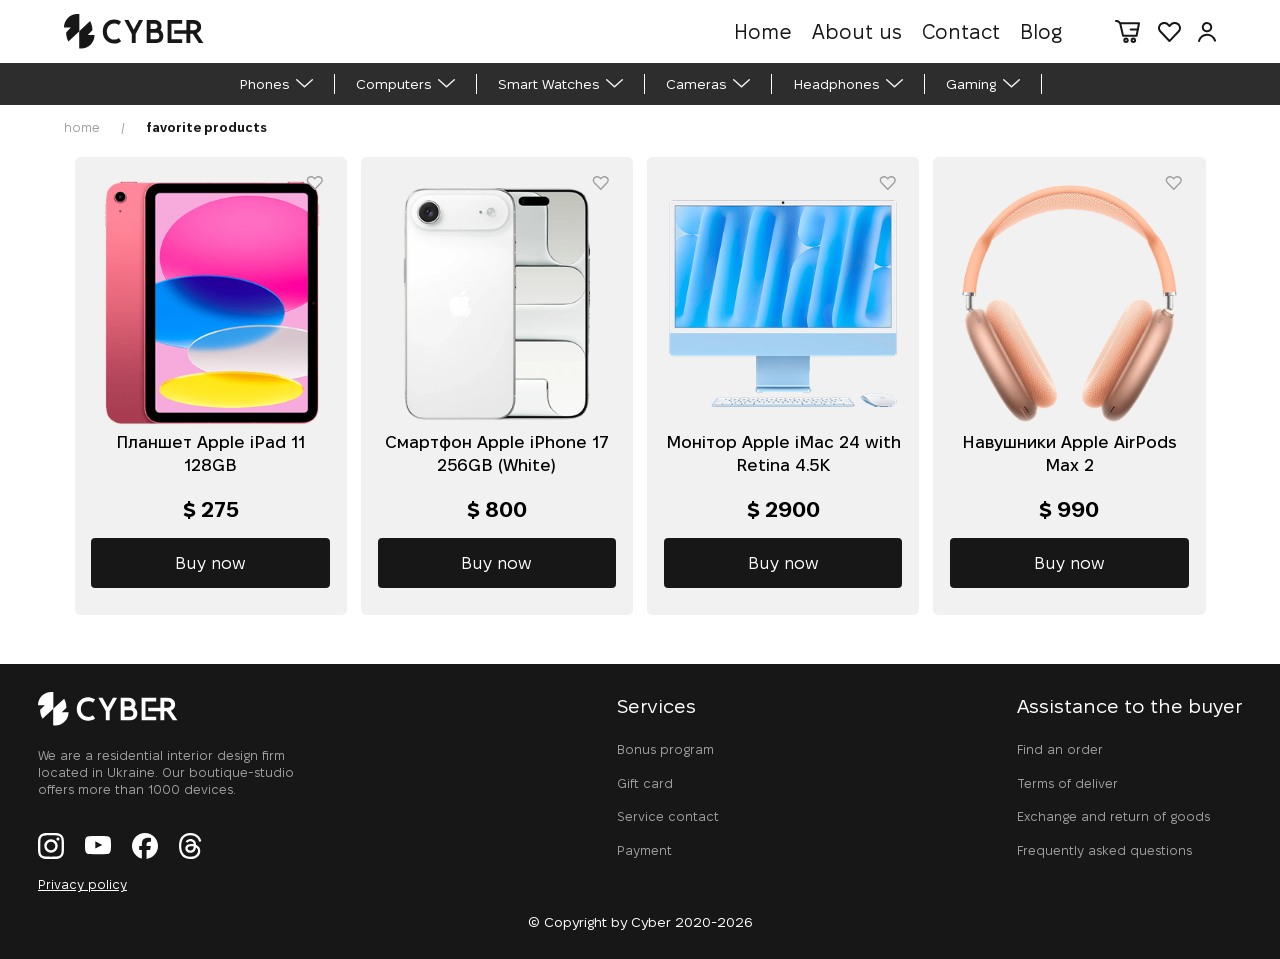
<file: favourite.html>
<!DOCTYPE html>
<html lang="en">

<head>
    <meta charset="UTF-8">
    <meta name="viewport"
        content="width=device-width,user-scaleble=yes,initial-scale=1.0,maximum-scale=2.0,minimum-scale=1.0">
    <link rel="stylesheet" href="css/style.css">
    <title>favourite</title>
</head>

<body>
     <div class="dark-bgc"></div>
    <div class="popup" id="popup">
        <div class="popup-content">
            <p class="close" id="close">x</p>
            <div class="tabs">
                <a href="#" class="active btn" data-reg="login">
                    Log in
                </a>
                <a href="#" class="btn" data-reg="signup">
                    Sign up
                </a>
            </div>
            <div class="form login active">
                <div class="conlog">
                    <label class="logled">Email or phone</label>
                    <input type="text" placeholder="Enter your email or phone">
                </div>
                <div class="conlog1">
                    <label class="logled">Password</label>
                    <input type="password" placeholder="Password">
                </div>
                <a class="forgot" href="#">Forgot password?</a>
                <a class="btn-log">
                    Log in
                </a>
            </div>
            <div class="form signup">
                <div class="consin2">
                    <label class="know">First name</label>
                    <input type="text" placeholder="Enter your first name">
                </div>
                <div class="consin">
                    <label class="know">Last name</label>
                    <input type="text" placeholder="Enter your last name">
                </div>
                <div class="consin">
                    <label class="know">Email or phone</label>
                    <input type="text" placeholder="Enter your email or phone">
                </div>
                <div class="consin">
                    <label class="know">Password</label>
                    <input type="password" placeholder="*********">
                </div>
                <div class="consin1">
                    <label class="know">Repeat password</label>
                    <input type="password" placeholder="*********">
                </div>
                <a class="btn-log">
                    Sign up
                </a>
            </div>
        </div>
    </div>
    <header class="header">
        <div class="head wrapper">
            <div class="logo">
                <a href="index.html">
                    <source srcset="img/footlogo.svg" type="image/png">
                    <img src="img/footlogo.svg" alt="cyber-logo">
                </a>
            </div>
            <nav class="">
                <div class="main flax-between flax-centr">
                    <div class="dark-bgc"></div>
                    <div class="menubug">
                        <ul class="menu">
                            <li><a class="swap" href="index.html">Home</a></li>
                            <li><a class="swap" href="aboutus.html">About us</a></li>
                            <li><a class="swap" href="contact.html">Contact</a></li>
                            <li><a class="swap" href="blog.html">Blog</a></li>
                            <li class="cancel">x</li>
                        </ul>
                    </div>
                    <div class="sociall">
                        <a class="fastmove" href="basket.html"><img src="img/ShoppingCart.svg" alt="magazin">
                        </a>
                        <a class="fastmove" href="favourite.html"><img src="img/heard.svg" alt="like">
                        </a>
                        <a class="fastmove" id="open" href="#"><img class="open" src="img/login.svg" alt="login">
                        </a>
                    </div>

            </nav>
            <div class="burger">
                <span class="br1"></span>
                <span class="br2"></span>
                <span class="br3"></span>
            </div>
        </div>
        <div class="main-catalog">
            <ul class="main-catalog flax-between wrapper">
                <li class="li"><a class="a" href="#">Phones</a><svg width="17" height="10" viewBox="0 0 12 7"
                        fill="none" xmlns="http://www.w3.org/2000/svg">
                        <path d="M0.5 0.5L6.00002 5.5L11.5 0.5" stroke="#F1F1F1" stroke-linecap="round" />
                    </svg></li>
                <li class="li"><a class="a" href="#">Computers</a><svg width="17" height="10" viewBox="0 0 12 7"
                        fill="none" xmlns="http://www.w3.org/2000/svg">
                        <path d="M0.5 0.5L6.00002 5.5L11.5 0.5" stroke="#F1F1F1" stroke-linecap="round" />
                    </svg></li>
                <li class="li"><a class="a" href="#">Smart Watches</a><svg width="17" height="10" viewBox="0 0 12 7"
                        fill="none" xmlns="http://www.w3.org/2000/svg">
                        <path d="M0.5 0.5L6.00002 5.5L11.5 0.5" stroke="#F1F1F1" stroke-linecap="round" />
                    </svg></li>
                <li class="li"><a class="a" href="#">Cameras</a><svg width="17" height="10" viewBox="0 0 12 7"
                        fill="none" xmlns="http://www.w3.org/2000/svg">
                        <path d="M0.5 0.5L6.00002 5.5L11.5 0.5" stroke="#F1F1F1" stroke-linecap="round" />
                    </svg></li>
                <li class="li"><a class="a" href="#">Headphones</a><svg width="17" height="10" viewBox="0 0 12 7"
                        fill="none" xmlns="http://www.w3.org/2000/svg">
                        <path d="M0.5 0.5L6.00002 5.5L11.5 0.5" stroke="#F1F1F1" stroke-linecap="round" />
                    </svg>
                </li>
                <li class="li"><a class="a" href="#">Gaming</a><svg width="17" height="10" viewBox="0 0 12 7"
                        fill="none" xmlns="http://www.w3.org/2000/svg">
                        <path d="M0.5 0.5L6.00002 5.5L11.5 0.5" stroke="#F1F1F1" stroke-linecap="round" />
                    </svg>
                </li>
            </ul>
        </div>
    </header>
    <main class="wrapper">
        <div class="knopka">
            <a class="kn" href="index.html">home</a>
            <p class="slash">/</p>
            <a class="activ" href="#">favorite products</a>
        </div>
        <div class="catalog">
            <figure>
                <div class="hurd"><a href="#"><svg class="serc" width="23" height="20" viewBox="0 0 23 20" fill="none"
                            xmlns="http://www.w3.org/2000/svg">
                            <path
                                d="M19.6964 1.83918C18.6231 1.17018 17.3517 0.888134 16.0945 1.04021C14.8374 1.19229 13.6708 1.76927 12.7898 2.6747L11.5029 3.9355H11.4728L10.201 2.6747C9.31999 1.76927 8.15341 1.19229 6.89627 1.04021C5.63914 0.888134 4.36764 1.17018 3.29435 1.83918C2.66711 2.24347 2.13834 2.78187 1.74649 3.4152C1.35465 4.04853 1.10959 4.76085 1.02919 5.50032C0.948776 6.23978 1.03502 6.98778 1.28166 7.68989C1.52829 8.39199 1.9291 9.03054 2.45491 9.55905L11.4376 19L11.6185 18.8199L11.6739 18.8749L20.551 9.55905C21.0761 9.02952 21.4759 8.39009 21.7213 7.68734C21.9668 6.98458 22.0516 6.2362 21.9698 5.49667C21.8879 4.75714 21.6414 4.04511 21.2481 3.41239C20.8548 2.77968 20.3247 2.24223 19.6964 1.83918V1.83918Z"
                                stroke="#9F9F9F" stroke-width="2" stroke-linecap="round" stroke-linejoin="round" />
                        </svg></a>
                </div>
                <figcaption>
                    <div>
                        <picture>
                            <img src="img/ipad.png" alt="ipad">
                        </picture>
                        <h2>Планшет Apple iPad 11 128GB</h2>
                    </div>
                    <div class="pr item-centr">
                        <p class="price">$ 275</p>
                    </div>
                    <p>
                        <a class="btnbynow" href="#">Buy now</a>
                    </p>

                </figcaption>
            </figure>
            <figure>
                <div class="hurd"><a href="#"><svg class="serc" width="23" height="20" viewBox="0 0 23 20" fill="none"
                            xmlns="http://www.w3.org/2000/svg">
                            <path
                                d="M19.6964 1.83918C18.6231 1.17018 17.3517 0.888134 16.0945 1.04021C14.8374 1.19229 13.6708 1.76927 12.7898 2.6747L11.5029 3.9355H11.4728L10.201 2.6747C9.31999 1.76927 8.15341 1.19229 6.89627 1.04021C5.63914 0.888134 4.36764 1.17018 3.29435 1.83918C2.66711 2.24347 2.13834 2.78187 1.74649 3.4152C1.35465 4.04853 1.10959 4.76085 1.02919 5.50032C0.948776 6.23978 1.03502 6.98778 1.28166 7.68989C1.52829 8.39199 1.9291 9.03054 2.45491 9.55905L11.4376 19L11.6185 18.8199L11.6739 18.8749L20.551 9.55905C21.0761 9.02952 21.4759 8.39009 21.7213 7.68734C21.9668 6.98458 22.0516 6.2362 21.9698 5.49667C21.8879 4.75714 21.6414 4.04511 21.2481 3.41239C20.8548 2.77968 20.3247 2.24223 19.6964 1.83918V1.83918Z"
                                stroke="#9F9F9F" stroke-width="2" stroke-linecap="round" stroke-linejoin="round" />
                        </svg></a>
                </div>
                <figcaption>
                    <div>
                        <picture>
                            <img src="img/iphon16.png" alt="iphon17">
                        </picture>
                        <h2>Смартфон Apple iPhone 17 256GB (White)</h2>
                    </div>
                    <div class="pr item-centr">
                        <p class="price">$ 800</p>
                    </div>
                    <p>
                        <a class="btnbynow flax-centr" href="#">Buy now</a>
                    </p>
                </figcaption>
            </figure>
            <figure>
                <div class="hurd"><a href="#"><svg class="serc" width="23" height="20" viewBox="0 0 23 20" fill="none"
                            xmlns="http://www.w3.org/2000/svg">
                            <path
                                d="M19.6964 1.83918C18.6231 1.17018 17.3517 0.888134 16.0945 1.04021C14.8374 1.19229 13.6708 1.76927 12.7898 2.6747L11.5029 3.9355H11.4728L10.201 2.6747C9.31999 1.76927 8.15341 1.19229 6.89627 1.04021C5.63914 0.888134 4.36764 1.17018 3.29435 1.83918C2.66711 2.24347 2.13834 2.78187 1.74649 3.4152C1.35465 4.04853 1.10959 4.76085 1.02919 5.50032C0.948776 6.23978 1.03502 6.98778 1.28166 7.68989C1.52829 8.39199 1.9291 9.03054 2.45491 9.55905L11.4376 19L11.6185 18.8199L11.6739 18.8749L20.551 9.55905C21.0761 9.02952 21.4759 8.39009 21.7213 7.68734C21.9668 6.98458 22.0516 6.2362 21.9698 5.49667C21.8879 4.75714 21.6414 4.04511 21.2481 3.41239C20.8548 2.77968 20.3247 2.24223 19.6964 1.83918V1.83918Z"
                                stroke="#9F9F9F" stroke-width="2" stroke-linecap="round" stroke-linejoin="round" />
                        </svg></a>
                </div>
                <figcaption>
                    <div>
                        <picture>
                            <img src="img/imak.png" alt="imak">
                        </picture>
                        <h2>Монітор Apple iMac 24 with Retina 4.5K</h2>
                    </div>

                    <div class="pr item-centr">
                        <p class="price">$ 2900</p>
                    </div>
                    <p>
                        <a class="btnbynow" href="#">Buy now</a>
                    </p>


                </figcaption>
            </figure>
            <figure>
                <div class="hurd"><a href="#"><svg class="serc" width="23" height="20" viewBox="0 0 23 20" fill="none"
                            xmlns="http://www.w3.org/2000/svg">
                            <path
                                d="M19.6964 1.83918C18.6231 1.17018 17.3517 0.888134 16.0945 1.04021C14.8374 1.19229 13.6708 1.76927 12.7898 2.6747L11.5029 3.9355H11.4728L10.201 2.6747C9.31999 1.76927 8.15341 1.19229 6.89627 1.04021C5.63914 0.888134 4.36764 1.17018 3.29435 1.83918C2.66711 2.24347 2.13834 2.78187 1.74649 3.4152C1.35465 4.04853 1.10959 4.76085 1.02919 5.50032C0.948776 6.23978 1.03502 6.98778 1.28166 7.68989C1.52829 8.39199 1.9291 9.03054 2.45491 9.55905L11.4376 19L11.6185 18.8199L11.6739 18.8749L20.551 9.55905C21.0761 9.02952 21.4759 8.39009 21.7213 7.68734C21.9668 6.98458 22.0516 6.2362 21.9698 5.49667C21.8879 4.75714 21.6414 4.04511 21.2481 3.41239C20.8548 2.77968 20.3247 2.24223 19.6964 1.83918V1.83918Z"
                                stroke="#9F9F9F" stroke-width="2" stroke-linecap="round" stroke-linejoin="round" />
                        </svg></a>
                </div>
                <figcaption>

                    <div>
                        <picture>
                            <img src="img/airmax.png" alt="airmax">
                        </picture>
                        <h2>Навушники Apple AirPods Max 2</h2>
                    </div>

                    <div class="pr item-centr">
                        <p class="price">$ 990</p>
                    </div>
                    <p>
                        <a class="btnbynow" href="#">Buy now</a>
                    </p>

                </figcaption>
            </figure>
        </div>
    </main>
    <footer>
        <div class="footer ">
            <div class="footer wrapper">
                <div class="Cyber">
                    <div class="foot-logo">
                        <a href="index.html">
                            <img src="img/headlogo.svg" alt="footerlogo">
                        </a>
                    </div>
                    <div class="foottext">
                        <p>We are a residential interior design firm located in Ukraine. Our boutique-studio offers more
                            than
                            1000
                            devices.</p>
                    </div>
                    <div class="social">
                        <a class="socialm" href="#">
                            <img src="img/SocialIcons.svg" alt="Socialinst">
                        </a>
                        <a class="socialm" href="#">
                            <img src="img/youtobe.svg" alt="Socialyoutobe">
                        </a>
                        <a class="socialm" href="#">
                            <img src="img/face.svg" alt="Socialface">
                        </a>
                        <a class="socialm" href="#">
                            <img src="img/tread.svg" alt="Socialtread">
                        </a>
                    </div>
                    <div class="policy">
                        <a class="policy" href="#">Privacy policy</a>
                    </div>
                </div>
                <div class="service">
                    <h2 class="serv">Services</h2>
                    <ul class="servicesmenu">
                        <li><a class="serme" href="#">Bonus program</a></li>
                        <li><a class="serme" href="#">Gift card</a></li>
                        <li><a class="serme" href="#">Service contact</a></li>
                        <li><a class="serme" href="#">Payment</a></li>
                    </ul>
                </div>
                <div class="assistance">
                    <h2 class="serv">Assistance to the buyer</h2>
                    <ul class="assistancemenu">
                        <li><a class="serme" href="#">Find an order</a></li>
                        <li><a class="serme" href="#">Terms of deliver</a></li>
                        <li><a class="serme" href="#">Exchange and return of goods</a></li>
                        <li><a class="serme" href="#">Frequently asked questions</a></li>
                    </ul>
                </div>

            </div>
        </div>
        <p class="year ">© Copyright by Cyber 2020-2026</p>

    </footer>
    <script src="js/script.js"></script>
</body>

</html>
</file>
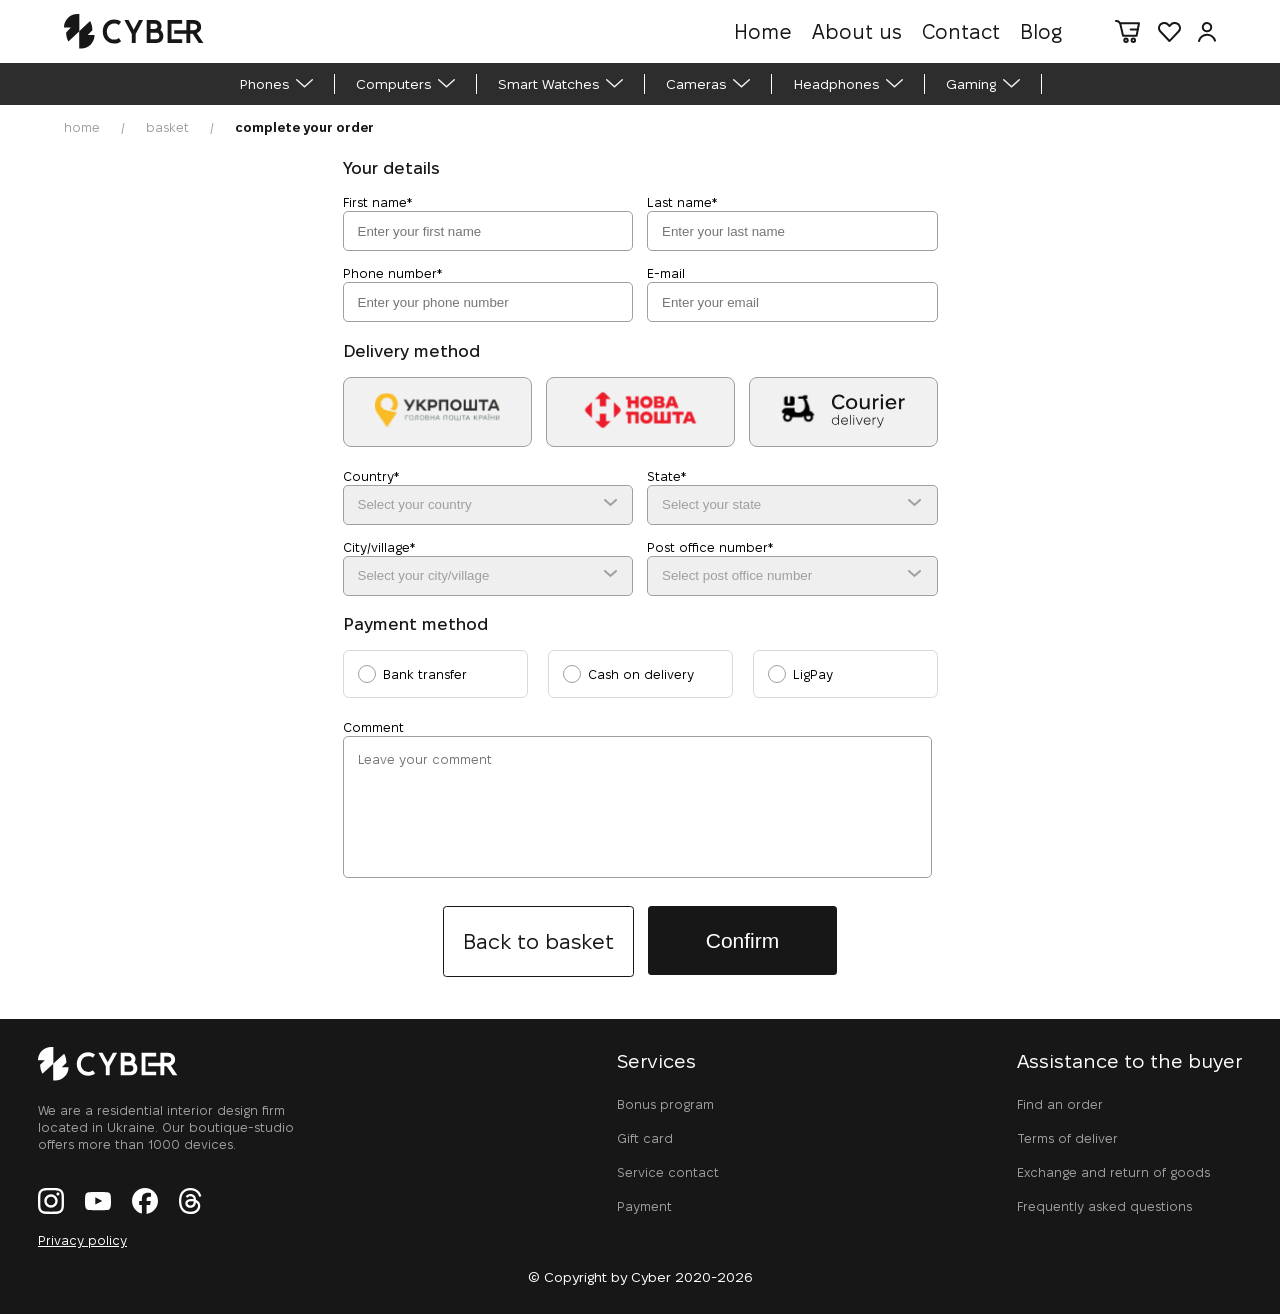
<file: order.html>
<!DOCTYPE html>
<html lang="en">

<head>
    <meta charset="UTF-8">
    <meta name="viewport"
        content="width=device-width,user-scaleble=yes,initial-scale=1.0,maximum-scale=2.0,minimum-scale=1.0">
    <link rel="stylesheet" href="css/style.css">
    <title>order for cyber buy divaises for home and home</title>
</head>

<body>
    <div class="dark-bgc"></div>
    <div class="popup" id="popup">
        <div class="popup-content">
            <p class="close" id="close">x</p>
            <div class="tabs">
                <a href="#" class="active btn" data-reg="login">
                    Log in
                </a>
                <a href="#" class="btn" data-reg="signup">
                    Sign up
                </a>
            </div>
            <div class="form login active">
                <div class="conlog">
                    <label class="logled">Email or phone</label>
                    <input type="text" placeholder="Enter your email or phone">
                </div>
                <div class="conlog1">
                    <label class="logled">Password</label>
                    <input type="password" placeholder="Password">
                </div>
                <a class="forgot" href="#">Forgot password?</a>
                <a class="btn-log">
                    Log in
                </a>
            </div>
            <div class="form signup">
                <div class="consin2">
                    <label class="know">First name</label>
                    <input type="text" placeholder="Enter your first name">
                </div>
                <div class="consin">
                    <label class="know">Last name</label>
                    <input type="text" placeholder="Enter your last name">
                </div>
                <div class="consin">
                    <label class="know">Email or phone</label>
                    <input type="text" placeholder="Enter your email or phone">
                </div>
                <div class="consin">
                    <label class="know">Password</label>
                    <input type="password" placeholder="*********">
                </div>
                <div class="consin1">
                    <label class="know">Repeat password</label>
                    <input type="password" placeholder="*********">
                </div>
                <a class="btn-log">
                    Sign up
                </a>
            </div>
        </div>
    </div>
    <header class="header">
        <div class="head wrapper">
            <div class="logo">
                <a href="index.html">
                    <source srcset="img/footlogo.svg" type="image/png">
                    <img src="img/footlogo.svg" alt="cyber-logo">
                </a>
            </div>
            <nav class="">
                <div class="main flax-between flax-centr">
                    <div class="dark-bgc"></div>
                    <div class="menubug">
                        <ul class="menu">
                            <li><a class="swap" href="index.html">Home</a></li>
                            <li><a class="swap" href="aboutus.html">About us</a></li>
                            <li><a class="swap" href="contact.html">Contact</a></li>
                            <li><a class="swap" href="blog.html">Blog</a></li>
                            <li class="cancel">x</li>
                        </ul>
                    </div>
                    <div class="sociall">
                        <a class="fastmove" href="basket.html"><img src="img/ShoppingCart.svg" alt="magazin">
                        </a>
                        <a class="fastmove" href="favourite.html"><img src="img/heard.svg" alt="like">
                        </a>
                        <a class="fastmove" id="open" href="#"><img class="open" src="img/login.svg" alt="login">
                        </a>
                    </div>

            </nav>
            <div class="burger">
                <span class="br1"></span>
                <span class="br2"></span>
                <span class="br3"></span>
            </div>
        </div>
        <div class="main-catalog">
            <ul class="main-catalog flax-between wrapper">
                <li class="li"><a class="a" href="#">Phones</a><svg width="17" height="10" viewBox="0 0 12 7"
                        fill="none" xmlns="http://www.w3.org/2000/svg">
                        <path d="M0.5 0.5L6.00002 5.5L11.5 0.5" stroke="#F1F1F1" stroke-linecap="round" />
                    </svg></li>
                <li class="li"><a class="a" href="#">Computers</a><svg width="17" height="10" viewBox="0 0 12 7"
                        fill="none" xmlns="http://www.w3.org/2000/svg">
                        <path d="M0.5 0.5L6.00002 5.5L11.5 0.5" stroke="#F1F1F1" stroke-linecap="round" />
                    </svg></li>
                <li class="li"><a class="a" href="#">Smart Watches</a><svg width="17" height="10" viewBox="0 0 12 7"
                        fill="none" xmlns="http://www.w3.org/2000/svg">
                        <path d="M0.5 0.5L6.00002 5.5L11.5 0.5" stroke="#F1F1F1" stroke-linecap="round" />
                    </svg></li>
                <li class="li"><a class="a" href="#">Cameras</a><svg width="17" height="10" viewBox="0 0 12 7"
                        fill="none" xmlns="http://www.w3.org/2000/svg">
                        <path d="M0.5 0.5L6.00002 5.5L11.5 0.5" stroke="#F1F1F1" stroke-linecap="round" />
                    </svg></li>
                <li class="li"><a class="a" href="#">Headphones</a><svg width="17" height="10" viewBox="0 0 12 7"
                        fill="none" xmlns="http://www.w3.org/2000/svg">
                        <path d="M0.5 0.5L6.00002 5.5L11.5 0.5" stroke="#F1F1F1" stroke-linecap="round" />
                    </svg>
                </li>
                <li class="li"><a class="a" href="#">Gaming</a><svg width="17" height="10" viewBox="0 0 12 7"
                        fill="none" xmlns="http://www.w3.org/2000/svg">
                        <path d="M0.5 0.5L6.00002 5.5L11.5 0.5" stroke="#F1F1F1" stroke-linecap="round" />
                    </svg>
                </li>
            </ul>
        </div>
    </header>
    <main class="wrapper">
        <div class="knopka">
            <a class="kn" href="index.html">home</a>
            <p class="slash">/</p>
            <a class="kn" href="basket.html">basket</a>
            <p class="slash">/</p>
            <a class="activ" href="#">complete your order</a>
        </div>
        <form class="wrapper1" method="post" action="order.php">
            <h1 class="orderh1">Your details</h1>
            <div class="formname">
                <div>
                    <label class="laborform">First name*</label>
                    <input name="firstname" class="inpord" required type="text" placeholder="Enter your first name">
                </div>
                <div>
                    <label class="laborform">Last name*</label>
                    <input name="lastname" class="inpord" required type="text" placeholder="Enter your last name">
                </div>
                <div>
                    <label class="laborform">Phone number*</label>
                    <input name="number" class="inpnum inpord" required type="tel" min="1" placeholder="Enter your phone number">
                </div>
                <div>
                    <label class="laborform">E-mail</label>
                    <input name="email" class="inpord" type="email" required placeholder="Enter your email">
                </div>
            </div>
            <div>
                <h2 class="orderh2">Delivery method</h2>
                <div class="dost-con">
                    <label>
                        <span class="dost">
                            <input type="radio" required name="memory" value="ukrpost">
                            <span><img src="img/ukrpost.svg" alt="ukrpost"></span>
                        </span>
                    </label>
                    <label>
                        <span class="dost">
                            <input type="radio" required name="memory" value="novaposr">
                            <span><img src="img/novaimg.svg" alt="nova post">
                            </span>
                        </span>
                    </label>
                    <label>
                        <span class="dost">
                            <input type="radio" required name="memory" value="coorer">
                            <span><img src="img/coorer.svg" alt="coorier"></span>
                        </span>
                    </label>
                </div>
                <div class="formname">
                    <div class="conforn">
                        <label class="laborform">Country*</label>
                        <a href="#"><svg class="svgforn" width="13" height="8" viewBox="0 0 13 8" fill="none" xmlns="http://www.w3.org/2000/svg">
                            <path d="M1 1L6.50002 6L12 1" stroke="#9F9F9F" stroke-width="2" stroke-linecap="round" />
                        </svg></a>
                        <select class="inpord" name="Country" required id="">
                            <option selected disabled value="" class="select">Select your country</option>
                            <option value="Ukraine">Ukraine</option>
                            <option value="Spain">Spain</option>
                            <option value="German">German</option>
                            <option value="France">France</option>
                        </select>
                    </div>
                    <div class="conforn">
                        <label class="laborform">State*</label>
                        <a href="#"><svg class="svgforn" width="13" height="8" viewBox="0 0 13 8" fill="none" xmlns="http://www.w3.org/2000/svg">
                            <path d="M1 1L6.50002 6L12 1" stroke="#9F9F9F" stroke-width="2" stroke-linecap="round" />
                        </svg></a>
                        <select class="inpord" name="siti" required id="">
                            <option selected disabled value="" class="select">Select your state</option>
                            <option value="khmel">khmelnutski</option>
                            <option value="kiyv">kuiv</option>
                            <option value="ternopil">ternopil</option>
                            <option value="lviv">lviv</option>
                        </select>
                    </div>
                    <div class="conforn">
                        <label class="laborform">City/village*</label>
                        <a href="#"><svg class="svgforn" width="13" height="8" viewBox="0 0 13 8" fill="none" xmlns="http://www.w3.org/2000/svg">
                            <path d="M1 1L6.50002 6L12 1" stroke="#9F9F9F" stroke-width="2" stroke-linecap="round" />
                        </svg></a>
                        <select class="inpord" name="sitvil" required id="">
                            <option selected disabled value="" class="select">Select your city/village</option>
                            <option value="khmel">khmelnutski</option>
                            <option value="kiyv">kuiv</option>
                            <option value="ternopil">ternopil</option>
                            <option value="lviv">lviv</option>
                        </select>
                    </div>
                    <div class="conforn">
                        <label class="laborform">Post office number*</label>
                        <a href="#"><svg class="svgforn" width="13" height="8" viewBox="0 0 13 8" fill="none" xmlns="http://www.w3.org/2000/svg">
                            <path d="M1 1L6.50002 6L12 1" stroke="#9F9F9F" stroke-width="2" stroke-linecap="round" />
                        </svg></a>
                        <select class="inpord" name="postnum" required id="">
                            <option selected disabled value="" class="select">Select post office number</option>
                            <option value="29007">29007</option>
                            <option value="22000">22000</option>
                            <option value="23005">23005</option>
                            <option value="29567">29567</option>
                        </select>
                    </div>
                </div>
            </div>
            <div>
                <h2 class="orderh2">Payment method</h2>
                <div class="method">
                    <label>
                        <span class="metodspa">
                            <input class="inpmet" required type="radio" name="method" value="Banktransfer">
                            <span class="metspan">Bank transfer</span>
                        </span>
                    </label>
                    <label>
                        <span class="metodspa">
                            <input class="inpmet" required type="radio" name="method" value="Cashondeliver">
                            <span class="metspan">Cash on delivery</span>
                        </span>
                    </label>
                    <label>
                        <span class="metodspa">
                            <input class="inpmet" required type="radio" name="method" value="LigPay">
                            <span class="metspan">LigPay</span>
                        </span>
                    </label>
                </div>
            </div>
            <div class="comment">
                <label class="laborform" for="">Comment</label>
                <textarea class="textarea" name="comment" placeholder="Leave your comment"></textarea>
            </div>
            <div class="batn">
                <p>
                    <a class="btn-back" href="basket.html">Back to basket</a>
                </p>
                <p>
                    <button type="submit" class="btn-comf" href="#">Confirm</button>
                </p>
            </div>
        </form>
    </main>
    <footer>
        <div class="footer ">
            <div class="footer wrapper">
                <div class="Cyber">
                    <div class="foot-logo">
                        <a href="index.html">
                            <img src="img/headlogo.svg" alt="footerlogo">
                        </a>
                    </div>
                    <div class="foottext">
                        <p>We are a residential interior design firm located in Ukraine. Our boutique-studio offers more
                            than
                            1000
                            devices.</p>
                    </div>
                    <div class="social">
                        <a class="socialm" href="#">
                            <img src="img/SocialIcons.svg" alt="Socialinst">
                        </a>
                        <a class="socialm" href="#">
                            <img src="img/youtobe.svg" alt="Socialyoutobe">
                        </a>
                        <a class="socialm" href="#">
                            <img src="img/face.svg" alt="Socialface">
                        </a>
                        <a class="socialm" href="#">
                            <img src="img/tread.svg" alt="Socialtread">
                        </a>
                    </div>
                    <div class="policy">
                        <a class="policy" href="#">Privacy policy</a>
                    </div>
                </div>
                <div class="service">
                    <h2 class="serv">Services</h2>
                    <ul class="servicesmenu">
                        <li><a class="serme" href="#">Bonus program</a></li>
                        <li><a class="serme" href="#">Gift card</a></li>
                        <li><a class="serme" href="#">Service contact</a></li>
                        <li><a class="serme" href="#">Payment</a></li>
                    </ul>
                </div>
                <div class="assistance">
                    <h2 class="serv">Assistance to the buyer</h2>
                    <ul class="assistancemenu">
                        <li><a class="serme" href="#">Find an order</a></li>
                        <li><a class="serme" href="#">Terms of deliver</a></li>
                        <li><a class="serme" href="#">Exchange and return of goods</a></li>
                        <li><a class="serme" href="#">Frequently asked questions</a></li>
                    </ul>
                </div>

            </div>
        </div>
        <p class="year ">© Copyright by Cyber 2020-2026</p>

    </footer>
    <script src="js/script.js"></script>
</body>

</html>
</file>
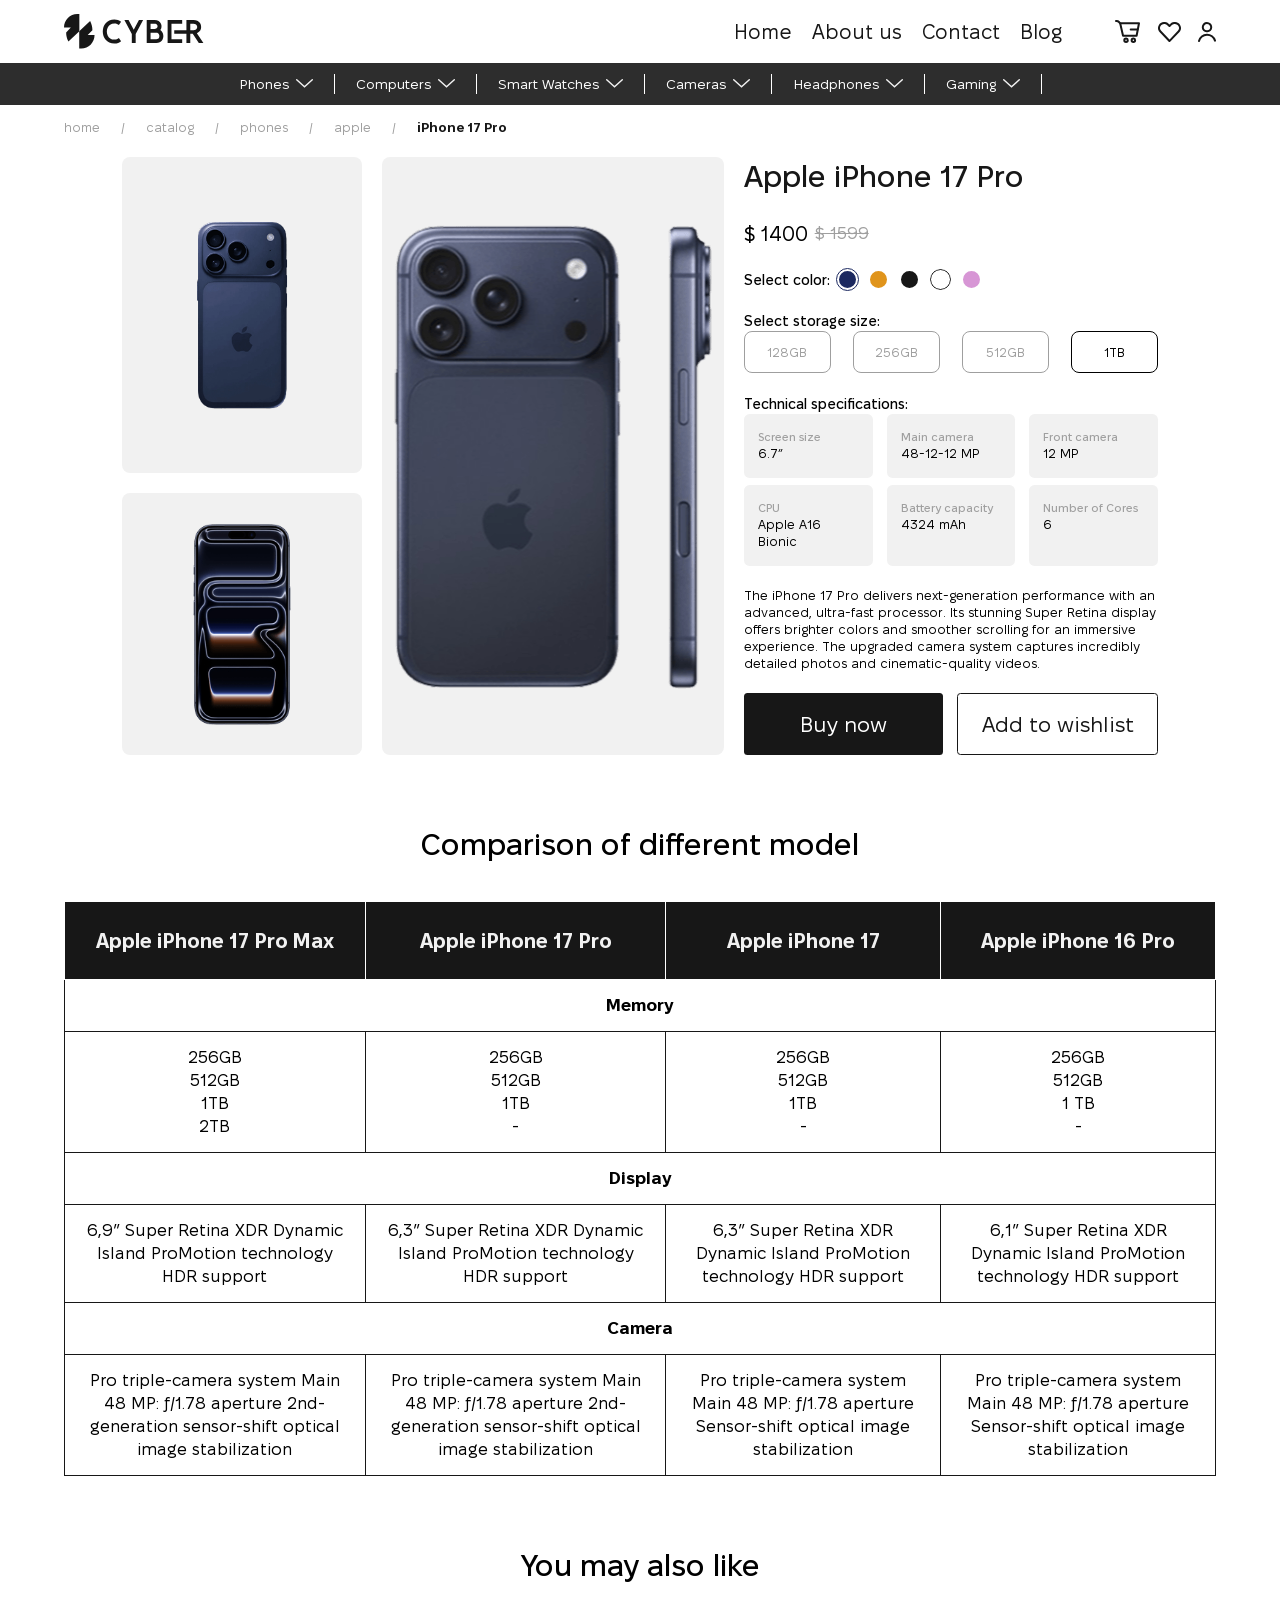
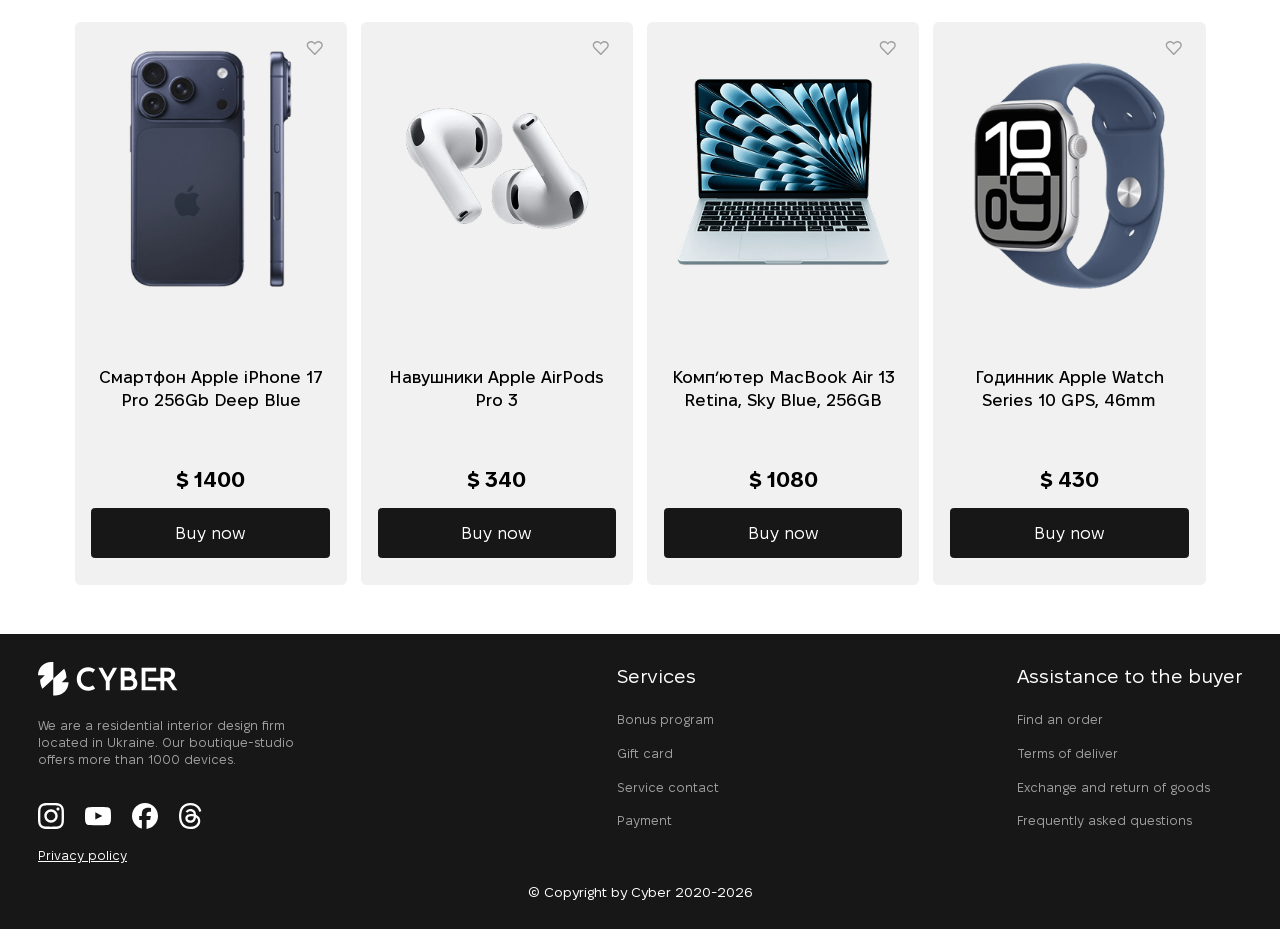
<file: produkt.html>
<!DOCTYPE html>
<html lang="en">

<head>
    <meta charset="UTF-8">
    <meta name="viewport"
        content="width=device-width,user-scaleble=yes,initial-scale=1.0,maximum-scale=2.0,minimum-scale=1.0">
    <link rel="stylesheet" href="css/style.css">
    <title>E-com Cyber the best shop ever where you been to </title>
</head>

<body>
     <div class="dark-bgc"></div>
    <div class="popup" id="popup">
        <div class="popup-content">
            <p class="close" id="close">x</p>
            <div class="tabs">
                <a href="#" class="active btn" data-reg="login">
                    Log in
                </a>
                <a href="#" class="btn" data-reg="signup">
                    Sign up
                </a>
            </div>
            <div class="form login active">
                <div class="conlog">
                    <label class="logled">Email or phone</label>
                    <input type="text" placeholder="Enter your email or phone">
                </div>
                <div class="conlog1">
                    <label class="logled">Password</label>
                    <input type="password" placeholder="Password">
                </div>
                <a class="forgot" href="#">Forgot password?</a>
                <a class="btn-log">
                    Log in
                </a>
            </div>
            <div class="form signup">
                <div class="consin2">
                    <label class="know">First name</label>
                    <input type="text" placeholder="Enter your first name">
                </div>
                <div class="consin">
                    <label class="know">Last name</label>
                    <input type="text" placeholder="Enter your last name">
                </div>
                <div class="consin">
                    <label class="know">Email or phone</label>
                    <input type="text" placeholder="Enter your email or phone">
                </div>
                <div class="consin">
                    <label class="know">Password</label>
                    <input type="password" placeholder="*********">
                </div>
                <div class="consin1">
                    <label class="know">Repeat password</label>
                    <input type="password" placeholder="*********">
                </div>
                <a class="btn-log">
                    Sign up
                </a>
            </div>
        </div>
    </div>
    <header class="header">
        <div class="head wrapper">
            <div class="logo">
                <a href="index.html">
                    <source srcset="img/footlogo.svg" type="image/png">
                    <img src="img/footlogo.svg" alt="cyber-logo">
                </a>
            </div>
            <nav class="">
                <div class="main flax-between flax-centr">
                    <div class="dark-bgc"></div>
                    <div class="menubug">
                        <ul class="menu">
                            <li><a class="swap" href="index.html">Home</a></li>
                            <li><a class="swap" href="aboutus.html">About us</a></li>
                            <li><a class="swap" href="contact.html">Contact</a></li>
                            <li><a class="swap" href="blog.html">Blog</a></li>
                            <li class="cancel">x</li>
                        </ul>
                    </div>
                    <div class="sociall">
                        <a class="fastmove" href="basket.html"><img src="img/ShoppingCart.svg" alt="magazin">
                        </a>
                        <a class="fastmove" href="favourite.html"><img src="img/heard.svg" alt="like">
                        </a>
                        <a class="fastmove" id="open" href="#"><img class="open" src="img/login.svg" alt="login">
                        </a>
                    </div>

            </nav>
            <div class="burger">
                <span class="br1"></span>
                <span class="br2"></span>
                <span class="br3"></span>
            </div>
        </div>
        <div class="main-catalog">
            <ul class="main-catalog flax-between wrapper">
                <li class="li"><a class="a" href="#">Phones</a><svg width="17" height="10" viewBox="0 0 12 7"
                        fill="none" xmlns="http://www.w3.org/2000/svg">
                        <path d="M0.5 0.5L6.00002 5.5L11.5 0.5" stroke="#F1F1F1" stroke-linecap="round" />
                    </svg></li>
                <li class="li"><a class="a" href="#">Computers</a><svg width="17" height="10" viewBox="0 0 12 7"
                        fill="none" xmlns="http://www.w3.org/2000/svg">
                        <path d="M0.5 0.5L6.00002 5.5L11.5 0.5" stroke="#F1F1F1" stroke-linecap="round" />
                    </svg></li>
                <li class="li"><a class="a" href="#">Smart Watches</a><svg width="17" height="10" viewBox="0 0 12 7"
                        fill="none" xmlns="http://www.w3.org/2000/svg">
                        <path d="M0.5 0.5L6.00002 5.5L11.5 0.5" stroke="#F1F1F1" stroke-linecap="round" />
                    </svg></li>
                <li class="li"><a class="a" href="#">Cameras</a><svg width="17" height="10" viewBox="0 0 12 7"
                        fill="none" xmlns="http://www.w3.org/2000/svg">
                        <path d="M0.5 0.5L6.00002 5.5L11.5 0.5" stroke="#F1F1F1" stroke-linecap="round" />
                    </svg></li>
                <li class="li"><a class="a" href="#">Headphones</a><svg width="17" height="10" viewBox="0 0 12 7"
                        fill="none" xmlns="http://www.w3.org/2000/svg">
                        <path d="M0.5 0.5L6.00002 5.5L11.5 0.5" stroke="#F1F1F1" stroke-linecap="round" />
                    </svg>
                </li>
                <li class="li"><a class="a" href="#">Gaming</a><svg width="17" height="10" viewBox="0 0 12 7"
                        fill="none" xmlns="http://www.w3.org/2000/svg">
                        <path d="M0.5 0.5L6.00002 5.5L11.5 0.5" stroke="#F1F1F1" stroke-linecap="round" />
                    </svg>
                </li>
            </ul>
        </div>
    </header>
    <main class="wrapper">
        <div class="knopka">
            <a class="kn" href="index.html">home</a>
            <p class="slash">/</p>
            <a class="kn" href="#">catalog</a>
            <p class="slash">/</p>
            <a class="kn" href="#">phones</a>
            <p class="slash">/</p>
            <a class="kn" href="#">apple</a>
            <p class="slash">/</p>
            <a class="activ" href="#">iPhone 17 Pro</a>
        </div>
        <div class="produckt wrapper">
            <div class="photku">
                <div class="tph">
                    <div class="conkam">
                        <picture class="kam">
                            <img src="img/prodkam.png" alt="iphon">
                        </picture>
                    </div>
                    <div class="conkam">
                        <picture class="ekr">
                            <img src="img/prodek.png" alt="iphon">
                        </picture>
                    </div>
                </div>
                <div class="oph">
                    <picture class="hedpr">
                        <img src="img/prodhed.png" alt="iphon">
                    </picture>
                </div>
            </div>
            <div class="opus">
                <div>
                    <h1 class="oph1">Apple iPhone 17 Pro</h1>
                    <div class="prise">
                        <p class="neypr">$ 1400</p>
                        <p class="oldpr">$ 1599</p>
                    </div>
                    <div class="colorip">
                        <h2>Select color:</h2>
                        <form class="colform" method="get" action="">
                            <input class="inpcol blue" type="radio" value="blue" name="color" checked>
                            <input class="inpcol orange" type="radio" value="orange" name="color">
                            <input class="inpcol blak" type="radio" value="black" name="color">
                            <input class="inpcol wite" type="radio" value="white" name="color">
                            <input class="inpcol pink" type="radio" value="pink" name="color">
                        </form>
                    </div>
                    <div class="selectmem">
                        <h2>Select storage size:</h2>
                        <form class="formmem" action="#">
                            <label>
                                <span class="mem">
                                    <input type="radio" name="memory">
                                    <span>128GB</span>
                                </span>
                            </label>
                            <label>
                                <span class="mem"> 
                                    <input type="radio" name="memory">
                                    <span>256GB</span>
                                </span>
                            </label>
                            <label>
                                <span class="mem">
                                    <input type="radio" name="memory">
                                    <span>512GB</span>
                                </span>
                            </label>
                            <label>
                                <span class="mem">
                                    <input type="radio" name="memory" checked>
                                    <span>1TB</span>
                                </span>
                            </label>
                        </form>
                    </div>
                    <div class="tehncon">
                        <h2>Technical specifications:</h2>
                        <div class="tcon">
                            <div class="tehnh">
                                <h2>Screen size</h2>
                                <p>6.7”</p>
                            </div>
                            <div class="tehnh">
                                <h2>Main camera</h2>
                                <p>48-12-12 MP</p>
                            </div>
                            <div class="tehnh">
                                <h2>Front camera</h2>
                                <p>12 MP</p>
                            </div>
                            <div class="tehnh">
                                <h2>CPU</h2>
                                <p>Apple A16 Bionic</p>
                            </div>
                            <div class="tehnh">
                                <h2>Battery capacity</h2>
                                <p>4324 mAh</p>
                            </div>
                            <div class="tehnh">
                                <h2>Number of Cores</h2>
                                <p>6</p>
                            </div>

                        </div>
                        <div class="opustex">
                            <p>The iPhone 17 Pro delivers next-generation performance with an advanced, ultra-fast
                                processor.
                                Its stunning Super Retina display offers brighter colors and smoother scrolling for an
                                immersive
                                experience.
                                The upgraded camera system captures incredibly detailed photos and cinematic-quality
                                videos.
                            </p>
                        </div>
                    </div>
                    <div>
                        <p class="butonu">
                            <a class="btnby" href="#">Buy now</a>
                            <a class="btnwish" href="#">Add to wishlist</a>
                        </p>
                    </div>
                </div>
            </div>
        </div>
        <div class="table ">
            <h2>Comparison of different model</h2>
            <table class="portab">
                <thead>
                    <tr>
                        <th>Apple iPhone 17 Pro Max</th>
                        <th>Apple iPhone 17 Pro</th>
                        <th>Apple iPhone 17</th>
                        <th>Apple iPhone 16 Pro</th>
                    </tr>
                </thead>

                <tbody>
                    <tr>
                        <td class="cat" colspan="4">Memory</td>
                    </tr>
                    <tr>
                        <td>256GB <br>
                            512GB <br>
                            1TB <br>
                            2TB</td>
                        <td>
                            256GB <br>
                            512GB <br>
                            1TB <br>
                            -
                        </td>
                        <td>256GB <br>
                            512GB <br>
                            1TB <br>
                            -</td>
                        <td>256GB <br>
                            512GB <br>
                            1 TB <br>
                            -</td>
                    </tr>
                    <tr><td colspan="4" class="cat">Display</td></tr>
                    <tr>
                        <td>6,9″ Super Retina XDR
                            Dynamic Island
                            ProMotion technology
                            HDR support</td>
                        <td>6,3″ Super Retina XDR
                            Dynamic Island
                            ProMotion technology
                            HDR support</td>
                        <td>6,3″ Super Retina XDR
                            Dynamic Island
                            ProMotion technology
                            HDR support</td>
                        <td>6,1″ Super Retina XDR
                            Dynamic Island
                            ProMotion technology
                            HDR support</td>
                    </tr>
                    <tr><td colspan="4" class="cat">Camera</td></tr>
                    <tr>
                        <td>Pro triple-camera system
                            Main 48 MP: ƒ/1.78 aperture
                            2nd-generation sensor-shift optical image stabilization</td>
                        <td>Pro triple-camera system
                            Main 48 MP: ƒ/1.78 aperture
                            2nd-generation sensor-shift optical image stabilization</td>
                        <td>Pro triple-camera system
                            Main 48 MP: ƒ/1.78 aperture
                            Sensor-shift optical image stabilization</td>
                        <td>Pro triple-camera system
                            Main 48 MP: ƒ/1.78 aperture
                            Sensor-shift optical image stabilization</td>
                    </tr>
                </tbody>
            </table>
        </div>
        <div class="like">
            <h2>You may also like</h2>
            <div class="catalog ">
                 <figure href="produkt.html">
                    <div class="hurd"><a href="favourite.html"><svg class="serc" width="23" height="20" viewBox="0 0 23 20"
                                fill="none" xmlns="http://www.w3.org/2000/svg">
                                <path
                                    d="M19.6964 1.83918C18.6231 1.17018 17.3517 0.888134 16.0945 1.04021C14.8374 1.19229 13.6708 1.76927 12.7898 2.6747L11.5029 3.9355H11.4728L10.201 2.6747C9.31999 1.76927 8.15341 1.19229 6.89627 1.04021C5.63914 0.888134 4.36764 1.17018 3.29435 1.83918C2.66711 2.24347 2.13834 2.78187 1.74649 3.4152C1.35465 4.04853 1.10959 4.76085 1.02919 5.50032C0.948776 6.23978 1.03502 6.98778 1.28166 7.68989C1.52829 8.39199 1.9291 9.03054 2.45491 9.55905L11.4376 19L11.6185 18.8199L11.6739 18.8749L20.551 9.55905C21.0761 9.02952 21.4759 8.39009 21.7213 7.68734C21.9668 6.98458 22.0516 6.2362 21.9698 5.49667C21.8879 4.75714 21.6414 4.04511 21.2481 3.41239C20.8548 2.77968 20.3247 2.24223 19.6964 1.83918V1.83918Z"
                                    stroke="#9F9F9F" stroke-width="2" stroke-linecap="round" stroke-linejoin="round" />
                            </svg></a>
                    </div>
                    <figcaption href="produkt.html">
                        <div>
                            <picture>
                                <img src="img/iphonblue.png" alt="iPhone17pro">
                            </picture>
                            <h2>Смартфон Apple iPhone 17 Pro 256Gb Deep Blue</h2>
                        </div>
                        <div>
                            <div class="pr item-centr ">
                                <p class="price">$ 1400</p>
                            </div>
                            <p>
                                <a class="btnbynow" href="produkt.html">Buy now</a>
                            </p>
                        </div>

                    </figcaption>
                </figure>
                <figure>
                    <div class="hurd"><a href="favourite.html"><svg class="serc" width="23" height="20" viewBox="0 0 23 20"
                                fill="none" xmlns="http://www.w3.org/2000/svg">
                                <path
                                    d="M19.6964 1.83918C18.6231 1.17018 17.3517 0.888134 16.0945 1.04021C14.8374 1.19229 13.6708 1.76927 12.7898 2.6747L11.5029 3.9355H11.4728L10.201 2.6747C9.31999 1.76927 8.15341 1.19229 6.89627 1.04021C5.63914 0.888134 4.36764 1.17018 3.29435 1.83918C2.66711 2.24347 2.13834 2.78187 1.74649 3.4152C1.35465 4.04853 1.10959 4.76085 1.02919 5.50032C0.948776 6.23978 1.03502 6.98778 1.28166 7.68989C1.52829 8.39199 1.9291 9.03054 2.45491 9.55905L11.4376 19L11.6185 18.8199L11.6739 18.8749L20.551 9.55905C21.0761 9.02952 21.4759 8.39009 21.7213 7.68734C21.9668 6.98458 22.0516 6.2362 21.9698 5.49667C21.8879 4.75714 21.6414 4.04511 21.2481 3.41239C20.8548 2.77968 20.3247 2.24223 19.6964 1.83918V1.83918Z"
                                    stroke="#9F9F9F" stroke-width="2" stroke-linecap="round" stroke-linejoin="round" />
                            </svg></a>
                    </div>
                    <figcaption>

                        <div>
                            <picture>
                                <img src="img/airpots.png" alt="AirPods">
                            </picture>
                            <h2>Навушники Apple AirPods Pro 3</h2>
                        </div>
                        <div>
                            <div class="pr item-centr">
                                <p class="price">$ 340</p>
                            </div>
                            <p>
                                <a class="btnbynow" href="produkt.html">Buy now</a>
                            </p>
                        </div>

                    </figcaption>
                </figure>
                <figure>
                    <div class="hurd"><a class="hu" href="favourite.html"><svg class="serc" width="23" height="20" viewBox="0 0 23 20"
                                fill="none" xmlns="http://www.w3.org/2000/svg">
                                <path
                                    d="M19.6964 1.83918C18.6231 1.17018 17.3517 0.888134 16.0945 1.04021C14.8374 1.19229 13.6708 1.76927 12.7898 2.6747L11.5029 3.9355H11.4728L10.201 2.6747C9.31999 1.76927 8.15341 1.19229 6.89627 1.04021C5.63914 0.888134 4.36764 1.17018 3.29435 1.83918C2.66711 2.24347 2.13834 2.78187 1.74649 3.4152C1.35465 4.04853 1.10959 4.76085 1.02919 5.50032C0.948776 6.23978 1.03502 6.98778 1.28166 7.68989C1.52829 8.39199 1.9291 9.03054 2.45491 9.55905L11.4376 19L11.6185 18.8199L11.6739 18.8749L20.551 9.55905C21.0761 9.02952 21.4759 8.39009 21.7213 7.68734C21.9668 6.98458 22.0516 6.2362 21.9698 5.49667C21.8879 4.75714 21.6414 4.04511 21.2481 3.41239C20.8548 2.77968 20.3247 2.24223 19.6964 1.83918V1.83918Z"
                                    stroke="#9F9F9F" stroke-width="2" stroke-linecap="round" stroke-linejoin="round" />
                            </svg></a>
                    </div>
                    <figcaption>

                        <div>
                            <picture>
                                <img src="img/mac.png" alt="MacBook">
                            </picture>
                            <h2>Компʼютер MacBook Air 13 Retina, Sky Blue, 256GB</h2>
                        </div>
                        <div>
                            <div class="pr item-centr">
                                <p class="price">$ 1080</p>
                            </div>
                            <p>
                                <a class="btnbynow" href="produkt.html">Buy now</a>
                            </p>
                        </div>

                    </figcaption>
                </figure>
                <figure>
                    <div class="hurd"><a href="favourite.html"><svg class="serc" width="23" height="20" viewBox="0 0 23 20"
                                fill="none" xmlns="http://www.w3.org/2000/svg">
                                <path
                                    d="M19.6964 1.83918C18.6231 1.17018 17.3517 0.888134 16.0945 1.04021C14.8374 1.19229 13.6708 1.76927 12.7898 2.6747L11.5029 3.9355H11.4728L10.201 2.6747C9.31999 1.76927 8.15341 1.19229 6.89627 1.04021C5.63914 0.888134 4.36764 1.17018 3.29435 1.83918C2.66711 2.24347 2.13834 2.78187 1.74649 3.4152C1.35465 4.04853 1.10959 4.76085 1.02919 5.50032C0.948776 6.23978 1.03502 6.98778 1.28166 7.68989C1.52829 8.39199 1.9291 9.03054 2.45491 9.55905L11.4376 19L11.6185 18.8199L11.6739 18.8749L20.551 9.55905C21.0761 9.02952 21.4759 8.39009 21.7213 7.68734C21.9668 6.98458 22.0516 6.2362 21.9698 5.49667C21.8879 4.75714 21.6414 4.04511 21.2481 3.41239C20.8548 2.77968 20.3247 2.24223 19.6964 1.83918V1.83918Z"
                                    stroke="#9F9F9F" stroke-width="2" stroke-linecap="round" stroke-linejoin="round" />
                            </svg></a>
                    </div>
                    <figcaption>

                        <div>
                            <picture>
                                <img src="img/wathch.png" alt="Applewatch">
                            </picture>
                            <h2>Годинник Apple Watch Series 10 GPS, 46mm </h2>
                        </div>
                        <div>
                            <div class="pr item-centr">
                                <p class="price">$ 430</p>
                            </div>
                            <p>
                                <a class="btnbynow" href="produkt.html">Buy now</a>
                            </p>
                        </div>

                    </figcaption>
                </figure>
            </div>
        </div>
    </main>
    <footer>
        <div class="footer ">
            <div class="footer wrapper">
                <div class="Cyber">
                    <div class="foot-logo">
                        <a href="index.html">
                            <img src="img/headlogo.svg" alt="footerlogo">
                        </a>
                    </div>
                    <div class="foottext">
                        <p>We are a residential interior design firm located in Ukraine. Our boutique-studio offers more
                            than
                            1000
                            devices.</p>
                    </div>
                    <div class="social">
                        <a class="socialm" href="#">
                            <img src="img/SocialIcons.svg" alt="Socialinst">
                        </a>
                        <a class="socialm" href="#">
                            <img src="img/youtobe.svg" alt="Socialyoutobe">
                        </a>
                        <a class="socialm" href="#">
                            <img src="img/face.svg" alt="Socialface">
                        </a>
                        <a class="socialm" href="#">
                            <img src="img/tread.svg" alt="Socialtread">
                        </a>
                    </div>
                    <div class="policy">
                        <a class="policy" href="#">Privacy policy</a>
                    </div>
                </div>
                <div class="service">
                    <h2 class="serv">Services</h2>
                    <ul class="servicesmenu">
                        <li><a class="serme" href="#">Bonus program</a></li>
                        <li><a class="serme" href="#">Gift card</a></li>
                        <li><a class="serme" href="#">Service contact</a></li>
                        <li><a class="serme" href="#">Payment</a></li>
                    </ul>
                </div>
                <div class="assistance">
                    <h2 class="serv">Assistance to the buyer</h2>
                    <ul class="assistancemenu">
                        <li><a class="serme" href="#">Find an order</a></li>
                        <li><a class="serme" href="#">Terms of deliver</a></li>
                        <li><a class="serme" href="#">Exchange and return of goods</a></li>
                        <li><a class="serme" href="#">Frequently asked questions</a></li>
                    </ul>
                </div>

            </div>
        </div>
        <p class="year ">© Copyright by Cyber 2020-2026</p>
    </footer>
   <script src="js/script.js"></script>
</body>

</html>
</file>
<file: css/style.css>
@font-face {
    font-family: 'Fixel Display';
    src: url('../font/FixelDisplay-Bold.woff2') format('woff2'),
        url('../font/FixelDisplay-Bold.woff') format('woff'),
        url('../font/FixelDisplay-Bold.ttf') format('truetype');
    font-weight: bold;
    font-style: normal;
    font-display: swap;
}

@font-face {
    font-family: 'Fixel Display';
    src: url('../font/FixelDisplay-Medium.woff2') format('woff2'),
        url('../font/FixelDisplay-Medium.woff') format('woff'),
        url('../font/FixelDisplay-Medium.ttf') format('truetype');
    font-weight: 500;
    font-style: normal;
    font-display: swap;
}

@font-face {
    font-family: 'Fixel Display';
    src: url('../font/FixelDisplay-Regular.woff2') format('woff2'),
        url('../font/FixelDisplay-Regular.woff') format('woff'),
        url('../font/FixelDisplay-Regular.ttf') format('truetype');
    font-weight: normal;
    font-style: normal;
    font-display: swap;
}

@font-face {
    font-family: 'Fixel Display';
    src: url('../font/') format('woff2'),
        url('../font/FixelDisplay-ExtraLight.woff') format('woff'),
        url('../font/FixelDisplay-ExtraLight.ttf') format('truetype');
    font-weight: 200;
    font-style: normal;
    font-display: swap;
}

html {
    font-size: 0.8px;
}

* {
    margin: 0;
    padding: 0;
}

body {
    cursor: url("/img/aplecors"), auto;
}

body,
p,
ul,
h1,
h2,
a {
    font-family: 'Fixel Display';
    margin: 0;
}

h2 {
    font-size: 42rem;
    font-weight: 500;
}

.info {
    display: flex;
}

.namer {
    padding: 55 0rem;
}

.logo img {
    width: 100%;
    max-width: 140px;
}

.foot-logo img {
    width: 100%;
    max-width: 140px;
}

.wrapper {
    width: 90%;
    max-width: 1720rem;
    padding: 0 15px;
    margin: 0rem auto;
}

.wrapper1 {
    width: 90%;
    max-width: 850rem;
    padding: 0 15px;
    margin: 0rem auto;
}

.dark-bgc {
    display: none;
    position: fixed;
    top: 0;
    left: 0;
    width: 100%;
    height: 100%;
    background-color: rgba(255, 255, 255, 0.42);
    backdrop-filter: blur(4px);
    z-index: 1;
}

.cancel {
    position: absolute;
    left: 90%;
    top: 0%;
    z-index: 3;
    font-size: 60rem;
}

.sociall {
    display: flex;
    align-items: center;
    gap: 25rem;
    cursor: url("/img/aplecotcebtn"), pointer;
}

.AirPods {
    border-top: 2px solid black;
}

.visionpro {
    border-top: 2px solid black;
}

.Macbook {
    border-top: 2px solid black;
}

.info {
    display: grid;
    grid-template-columns: repeat(1, 1fr);
    grid-template-rows: repeat(4, 1fr);

}

.info h2 {
    font-weight: 200;
    text-transform: uppercase;
    padding: 0 0 40rem 0;
}

.info span {
    font-weight: 500;
    text-transform: uppercase;

}

.main,
ul,
a {
    gap: 30rem;
    text-decoration: none;
    list-style: none;
    color: #171717;
    cursor: url("/img/aplecotcebtn"), pointer;
}

.swap {
    font-size: 20rem;
    display: block;
    transition: .5s;
}

.menu {
    position: fixed;
    left: -100%;
    top: 0;
    gap: 20px;
    height: 100vh;
    width: 70vw;
    z-index: 3;
    display: flex;
    flex-direction: column;
    align-items: top;
    padding: 50rem 15px;
    background-color: #ffffffea;
    transition: 1s;

}

.menu a {
    border-bottom: 3px solid black;
    font-size: 50rem;
}

.burger span {
    display: block;
    height: 7rem;
    background-color: #000000;
    margin: 3rem 0;
    border-radius: 5rem;
}

.br1 {
    width: 40rem;
}

.br2 {
    width: 30rem;
}

.br3 {
    width: 20rem;
}

.header {
    background: #fff;
}

.head {
    padding: 20rem 15px;
    display: flex;
    justify-content: space-between;
    align-items: center;
}

.main-catalog {
    display: flex;
    align-items: center;
    height: 60rem;
    color: rgba(255, 255, 255, 1);
    background-color: #2D2D2D;
    font-size: 20rem;
    overflow: scroll;

}

.cance {
    position: absolute;
    left: 90%;
    top: 0%;
    z-index: 3;
    font-size: 60rem;
}

.main-catalog svg {
    display: none;
}

svg {
    display: inline-block;
    transition: .5s;
}

.a {
    transition: .5s;
    color: rgba(255, 255, 255, 1);
    display: inline-block;
    cursor: url("/img/aplecotcebtn"), pointer;
    padding: 0 10rem 0 0;
}

.name {
    position: relative;
    align-items: center;
    background: rgba(23, 23, 23, 1);
    height: 60vh;
    padding: 100rem 0 0 0;
    margin: 0 auto;
    font-weight: 200;
    overflow: hidden;
}

.name p,
h1 {
    font-size: 28rem;
    color: rgba(255, 255, 255, 1);
}

h1 {
    font-weight: 200;
    font-size: 72rem;
    text-transform: uppercase;
}

h1 span {
    font-weight: 500;
}

.namep {
    padding: 50rem;
}

.btn-shopwhite {
    font-size: 30rem;
    color: #fff;
    display: inline-block;
    padding: 11.5rem 61.29rem;
    text-align: center;
    border-radius: 5rem;
    border: 1rem solid #ffffff;
    transition: .5s;
    cursor: url("/img/aplecotcebtn"), pointer;
}

.p {
    padding: 0 0 60rem 0;
}

.iphon17top {
    width: 70vw;
}

.btn-shopblack {
    font-size: 30rem;
    color: rgba(23, 23, 23, 1);
    display: inline-block;
    padding: 11.5rem 61.29rem;
    text-align: center;
    border-radius: 5rem;
    border: 1rem solid rgba(23, 23, 23, 1);
    transition: .5s;
    cursor: url("/img/aplecotcebtn"), pointer;
}

.boton {
    padding: 40rem 0 0 0;
}

.imageplay {
    width: 100%;
    max-width: 300rem;
}

.textps {
    font-size: 18rem;
    flex-direction: column;
    padding: 0 5rem 0 0;
    text-align: center;
}

.PlayStation {
    display: flex;
    align-items: center;
    background: #ffffff;
}

.imageair {
    width: 100%;
    max-width: 200rem;
}

.textair {
    font-size: 18rem;
    flex-direction: column;
    text-align: center;
}

.AirPods {
    display: flex;
    align-items: center;
    background: #F1F1F1;
}

.imagevis {
    width: 100%;
    max-width: 200rem;
    padding: 0 15rem 0 0;

}

picture img .textvis {
    font-size: 18rem;
    flex-direction: column;
    text-align: center;
}

.visionpro {
    display: flex;
    align-items: center;
    background: #CACACA;
}

.imagemac {
    width: 100%;
    max-width: 300rem;
    display: none;
}

.textmac {
    padding: 0 0 0 67rem;
    font-size: 18rem;
    width: 100%;
    max-width: 300rem;
    flex-direction: column;
    align-items: center;
}

.Macbook {
    display: flex;
    align-items: center;
    justify-content: space-between;
    background: #F1F1F1;
}

.textps h2 {
    font-size: 38rem;
}

.textmac h2 {
    font-size: 38rem;
}

.textair h2 {
    font-size: 38rem;
}

.textvis h2 {
    font-size: 38rem;
}

.iphon {
    position: absolute;
    bottom: -10rem;
    left: 50%;
    transform: translatex(-50%);
}

.iphon>picture {
    position: relative;
    z-index: 1;
}

.sp {
    position: relative;
    display: none;
}

.popup {
    position: fixed;
    left: -140%;
    top: 50%;
    z-index: 1000;
    width: 450rem;
}

.popup-content {
    background: white;
    border-radius: 10px;
    width: 100%;
    max-width: 515rem;
    padding: 25px;
    box-sizing: border-box;
}

.conlog {
    padding: 25rem 0 20rem 0;
}

.consin2 {
    padding: 20rem 0 20rem 0;
}

.forgot {
    display: block;
    padding: 15rem 0 30rem 0;
}

.close {
    position: absolute;
    right: -20%;
    top: 0%;
    font-size: 28px;
    align-items: center;
    text-align: center;
    background-color: #FFFFFF;
    border-radius: 50%;
    width: 40px;
    height: 40px;
}

.tabs {
    display: flex;
    gap: 10px;

}

.tabs a {
    width: 50%;
    padding: 12px;
    text-align: center;
    text-decoration: none;
    color: #000000;
    font-size: 20rem;
    border: 1px solid #333;
    border-radius: 5px;
}

.tabs a.active {
    background: #171717;
    color: white;
    font-size: 20rem;
}

.btn-log {
    font-size: 30rem;
    display: flex;
    justify-content: center;
    align-items: center;
    color: rgba(255, 255, 255, 1);
    background: rgba(23, 23, 23, 1);
    padding: 18rem;
    border-radius: 5rem;
    cursor: url("/img/aplecotcebtn"), pointer;
    width: 100%;
    box-sizing: border-box;
}

.logled {
    font-weight: 400;
    font-size: 18rem;
    padding: 0 0 10rem 0;
    text-decoration: none;
}

.forgot {
    font-weight: 400;
    font-size: 16rem;
    text-decoration: underline;
    color: #9F9F9F;
}

.conlog input,
.conlog1 input {
    padding: 0 0 0 20rem;
}

.know {
    font-weight: 400;
    font-size: 18rem;
    padding-bottom: 10rem;
}

.pictex {
    display: flex;
    text-align: left;
    align-items: center;
    gap: 25rem;
}

.consin {
    padding-bottom: 20rem;
}

.consin1 {
    padding-bottom: 30rem;
}

.form {
    display: none;
}

.form.active {
    display: block;
}

.form label {
    display: block;
}

.form input {
    width: 100%;
    height: 40px;
    border: 1px solid #9F9F9F;
    padding: 0 0 0 20rem;
    border-radius: 5px;
    box-sizing: border-box;
}

.spann {
    position: absolute;
    display: block;
    bottom: 0;
    width: 200rem;
    height: 200rem;
    border-radius: 50%;
    z-index: 0;
    transform: translate(-50%);
}

.orang {
    left: 20%;
    background-color: orange;
    box-shadow: 0 0 500rem 100rem orange;
}

.witte {
    left: 80%;
    background-color: rgb(255, 255, 255);
    box-shadow: 0 0 500rem 100rem rgb(255, 255, 255);
}

.textname {
    text-align: center;
}

.clas {
    display: flex;
    gap: 30rem;
    padding: 30rem 0rem;
}

.catalog figure {
    background: #F1F1F1;
    border-radius: 8rem;
    text-align: center;
    padding: 27rem 24rem 38rem;
    margin: 0;
    transition: .5s;
    cursor: url("/img/aplecotcebtn"), pointer;
}

.catalog figcaption {
    display: flex;
    flex-direction: column;
    justify-content: space-between;
    height: 100%;
}

.slash {
    color: #9F9F9F;
}

picture {
    display: inline-block;
    min-height: 150rem;
}

.catalog img {
    width: 100%;
    height: 100%;
    object-fit: cover;
}
.popup-overlay {
display: none;
position: fixed;
inset: 0;
z-index: 30;
background: rgba(0, 0, 0, 0.85);
justify-content: center;
align-items: center;
}
.popup-overlay.active {
display: flex;
}

.popup-content {
position: relative;
max-height: 85%;
}

.popup-content img {
max-width: 100%;
max-height: 85vh;
border-radius: 8px;
display: block;
}

.popup-close {
position: absolute;
top: -40px;
right: 0;
color: #fff;
font-size: 36px;
font-weight: bold;
cursor: pointer;
}
.product {
    padding: 0 15rem;
}

.catalog {
    display: grid;
    grid-template-columns: repeat(1, 1fr);
    gap: 20rem;
    padding: 0 15rem 70rem;
}

.pr {
    display: flex;
    justify-content: center;
    align-items: center;
    gap: 20rem;
}


figure h2 {
    font-weight: 500;
    font-size: 24rem;
    display: -webkit-box;
    -webkit-line-clamp: 2;
    -webkit-box-orient: vertical;
    height: 50px;
    overflow: hidden;
    text-overflow: ellipsis;
}

.hurd {
    position: relative;
}

.serc {
    position: absolute;
    left: 90%;
    width: 25rem;
    height: 20rem;
}

.price {
    text-align: center;
    font-weight: Bold;
    font-size: 30rem;
    padding: 20rem 0;
}

.price-50 {
    color: #9F9F9F;
    font-size: 20rem;
    text-decoration: line-through;
}

.under {
    text-decoration: underline;
    font-size: 24rem;
    color: #171717;
}

.top {
    font-size: 24rem;
    color: #9F9F9F;
    transition: .5s;
    border: 4rem solid transparent;
}

.activee {
    color: #171717;
    text-decoration: underline;
}

.btnbynow {
    font-size: 24rem;
    text-align: center;
    display: block;
    color: #fff;
    background: #171717;
    padding: 18rem;
    border-radius: 5rem;
    border: 1rem solid #171717;
    transition: .5s;
    cursor: url("/img/aplecotcebtn"), pointer;
}

.category {
    padding: 100rem 15rem;
}

.product {
    padding: 15rem;
}

.min50 {
    padding: 0 0 100rem 0;
}

.min50 h2 {
    padding: 15rem 0 40rem 15rem;
}

.categ {
    display: grid;
    grid-template-columns: repeat(2, 1fr);
    padding: 37rem 0 0 0;
}

.btn-categ {
    text-align: center;
    display: block;
    color: #171717;
    padding: 39rem 10rem;
    border-radius: 5rem;
    font-size: 22rem;
    font-weight: 400;
    background-color: #F1F1F1;
    transition: .5s;
    box-sizing: border-box;
    cursor: url("/img/aplecotcebtn"), pointer;
}

.winter-sale {
    display: flex;
    flex-direction: column;
    align-items: center;
    justify-content: center;
    height: 40vh;
    background-image: radial-gradient(rgba(0, 0, 0, 1), rgba(40, 40, 40, 1));
    margin-bottom: 96rem;
    position: relative;
}

.texwin {
    display: flex;
    z-index: 1;
    flex-direction: column;
    align-items: center;
    text-align: center;
}

.foniph {
    position: absolute;
    bottom: 0rem;
    left: 20%;
    transform: translatex(-50%);
    z-index: 0;
    display: none;
}

.fonipa {
    position: absolute;
    left: 85%;
    transform: translatex(-50%);
    z-index: 0;
    display: none;
}

.wintr {
    font-weight: 200;
    text-transform: uppercase;
    font-size: 72rem;
    padding: 60rem;
    color: rgba(255, 255, 255, 1);
}

.wintr span {
    font-weight: 500;
}

.foot-logo {
    padding: 40rem 0rem 30rem;
}

.footer {
    width: 100%;
    display: flex;
    justify-content: space-between;
    background: #171717;
    flex-wrap: wrap;
}

.footer p {
    font-size: 18rem;
}

.foottext {
    max-width: 400rem;
    width: 100%;
    color: #9F9F9F;
}

.social {
    display: flex;
    align-items: center;
    gap: 30rem;
    padding: 50rem 0 25rem 0;
    transition: .5s;
}

.social img {
    width: 100%;
    max-width: 17px;
}

.serme {
    color: #9F9F9F;
}

.policy {
    color: #ffffff;
    text-decoration: underline;
    font-size: 18rem;
    transition: .5s;
    display: inline-block;
    cursor: url("/img/aplecotcebtn"), pointer;
}

.serv {
    font-weight: 400;
    padding: 0 0 30rem 0;
    font-size: 28rem;
    color: #fff;
}

.year {
    padding: 26rem 0 39rem 0;
    color: rgba(255, 255, 255, 1);
    background-color: #171717;
    text-align: center;
    font-size: 20rem;
}

.btn-price {
    font-size: 24rem;
    text-align: center;
    color: rgba(23, 23, 23, 1);
    padding: 18rem;
    border-radius: 5rem;
    border: 1rem solid rgba(241, 241, 241, 1);
}

.cata-log {
    display: grid;
    grid-template-columns: repeat(3, 1fr);
    gap: 20rem;
}

.baton-filter {
    display: inline;
}

.servicesmenu {

    display: grid;
    gap: 24rem;
}

.assistancemenu {
    display: grid;
    gap: 24rem;
}

.assistance {
    padding: 40rem 0 0 0;
}

.service {
    padding: 40rem 0 0 0;
}

.btn-dark {
    font-size: 24rem;
    display: flex;
    justify-content: center;
    align-items: center;
    color: rgba(255, 255, 255, 1);
    background: rgba(23, 23, 23, 1);
    padding: 18rem;
    border-radius: 5rem;
    cursor: url("/img/aplecotcebtn"), pointer;
    width: 100%;
    box-sizing: border-box;
}

.btn-white {
    font-size: 24rem;
    display: flex;
    justify-content: center;
    align-items: center;
    color: rgba(23, 23, 23, 1);
    padding: 18rem;
    border-radius: 5rem;
    border: 1rem solid rgba(23, 23, 23, 1);
    cursor: url("/img/aplecotcebtn"), pointer;
    width: 100%;
    box-sizing: border-box;
}

.kam .flax-between {
    display: flex;
    justify-content: space-between;
}

.flax-centr {
    display: flex;
    justify-content: center;
}

.item-centr {
    display: flex;
    align-items: center;
}

.flax-centre {
    flex-direction: column;
}

.socialm {
    transition: .5s;
}

.li {
    transition: .5s;
    display: flex;
    align-items: center;
}

.serme {
    display: inline-block;
    transition: .5s;
    font-size: 18rem;
    cursor: url("/img/aplecotcebtn"), pointer;
}


.fastmove {
    transition: .5s;
}

.li:hover>svg {
    transform: rotate(180deg);
}

.catalog figure:hover {
    scale: 1.035;
    box-shadow: 0 0 5rem 3rem rgba(22, 22, 22, .2);
}

.btnbynow:hover {
    background-color: #F1F1F1;
    color: #171717;
    border: 1rem solid #171717;
}

.a:hover {
    transform: scale(1.09);

}

.top:hover {
    color: #171717;
    border-bottom: 2rem solid #171717;
}

.swap:hover {
    transform: scale(1.4);
}

.fastmove:hover {
    transform: scale(1.3);
}

.btn-shopwhite:hover {
    transform: scale(1.1);
    box-shadow: 0 0 5rem 3rem rgba(255, 255, 255, 0.4);
    background: #ffffff;
    color: #171717;
}

.btn-shopblack:hover {
    transform: scale(1.1);
    box-shadow: 0 0 5rem 3rem rgba(0, 0, 0, 0.5);
    background: #171717;
    color: #F1F1F1;
}

.btn-categ:hover {
    transform: scale(1.08);
    background: #171717;
    color: #CACACA;
    box-shadow: 0 0 5rem 3rem rgba(0, 0, 0, 0.6);
}

.socialm:hover {
    transform: scale(1.3);
}

.serme:hover {
    color: #fff;
    transform: scale(1.2);
}

.policy:hover {
    transform: scale(1.1);
}



.filter {
    display: block;
}

.vibor li {
    padding: 7.5px 0;
}

.vibor a {
    font-size: 20rem;
}

.setings {
    font-size: 20rem;
    display: flex;
    gap: 10rem;
}

.vibor h2 {
    font-size: 28rem;
    font-weight: 600;
}

.cata-log figure {
    background: #F1F1F1;
    border-radius: 8rem;
    text-align: center;
    padding: 27rem 24rem 38rem;
    margin: 0;
    transition: .5s;
    cursor: url("/img/aplecotcebtn"), pointer;
}

.cata-log {
    grid-template-columns: repeat(2, 1fr);
}

.cata-log figcaption {
    display: flex;
    flex-direction: column;
    justify-content: space-between;
    height: 100%;
}

picture {
    display: inline-block;
    min-height: 150rem;
}

.cata-log img {
    width: 100%;
    height: 100%;
    object-fit: cover;
}

.popup .lebfl {
    display: flex;
    align-items: center;
    gap: 15rem;
    padding-bottom: 15rem;
}

.lebfl p {
    font-size: 18rem;
    font-weight: 400;
}

.lebfl input {
    appearance: none;
    width: 22px;
    height: 22px;
    border: 1px solid #9F9F9F;
    border-radius: 3px;
    cursor: pointer;
}

.lebfl input:checked {
    background: #000000;
    border: #000000;
}

.spbran {
    color: #9F9F9F;
}

.seeall {
    color: #9F9F9F;
    text-decoration: underline;
}

.class {
    padding-bottom: 40rem;
    border-bottom: 1px solid #f1f1f1;
}

.class h2 {
    padding-bottom: 20rem;
}

.baton-filter {
    display: flex;
    flex-direction: column;
    gap: 10rem;
}

.filmen {
    display: flex;
    align-items: center;
    padding: 20rem 0;
    width: 25px;
    height: 20px;
}

.filmen p {
    font-size: 30rem;
}

.vibor {
    position: fixed;
    left: -100%;
    top: 0;
    gap: 20px;
    height: 100vh;
    width: 80vw;
    z-index: 3;
    display: flex;
    flex-direction: column;
    align-items: top;
    padding: 50rem 15px;
    background-color: #ffffffea;
    transition: 1s;
    overflow-x: scroll;
    box-sizing: border-box;
}

.pricemin {
    display: flex;
    gap: 15px;
}

.pricemin input {
    appearance: none;
    width: 100%;
    height: 50rem;
    border: 1px solid #F1F1F1;
    border-radius: 5px;
    text-align: center;
}

.pricemin placeholder {
    color: #9F9F9F;
    font-size: 24rem;
}

.pages {
    display: flex;
    align-items: center;
    justify-content: center;
    gap: 30px;
    padding: 40px 0 100rem 0;
}

.numberpag {
    display: flex;
}

.numberpag a {
    font-size: 24rem;
}


.towbask {
    display: grid;
    gap: 40rem;
    padding-bottom: 100rem;
}

.conkupib {
    display: flex;
    justify-content: center;
    width: 100%;
}

.kupib {
    display: flex;
    justify-content: center;
    height: 100%;
    width: 100%;
    padding: 20rem 35rem;
    border-radius: 10px;
    border: 1px solid #333;
    flex-direction: column;
    box-sizing: border-box;
}

.primo-con {
    padding: 30rem 0 25rem 0;
}

.prices {
    padding: 30rem 0 40rem 0;
}

.h3bask {
    font-weight: 500;
    font-size: 18rem;
    padding-bottom: 20rem;
}

.pbask {
    font-weight: 500;
    font-size: 14rem;
    color: #9F9F9F;
}

.kupib .pbask2 {
    padding-bottom: 15rem;
}

.spanba {
    color: #171717;
}

.bskpr {
    font-weight: 600;
    font-size: 30rem;
    color: #171717;
}

.towar {
    display: flex;
    flex-direction: column;
    gap: 20px;
    align-items: center;
}

.prod {
    display: flex;
    flex-direction: column;
    text-align: center;
    align-items: center;
    justify-content: space-between;
    background-color: #F1F1F1;
    border-radius: 8px;
    padding: 30rem;
    position: relative;
}

.num {
    width: 25rem;
    text-align: center;
    outline: none;
    border: none;
    background: transparent;
}

.plu,
.min {
    display: flex;
    color: #9F9F9F;
    width: 30rem;
    height: 24rem;
    background-color: transparent;
    border: 1px solid #9F9F9F;
    border-radius: 3px;
    align-items: center;
    justify-content: center;
    cursor: pointer;
    transition: .5s;
}

.plu:hover,
.min:hover {
    transform: scale(1.2);
    border: 1px solid #171717;
}

.kupih1 {
    font-weight: 500;
    font-size: 28rem;
    color: #171717;
    text-transform: none;
}

.promo {
    font-weight: 400;
    font-size: 22rem;
    color: #171717;
    padding-bottom: 10rem;
}

.prih2 {
    font-weight: 500;
    font-size: 24rem;
}

.prih2cin {
    font-weight: 600;
    font-size: 26rem;
}

.prod,
.pripcin {
    font-weight: 500;
    font-size: 24rem;
}

.prip {
    font-weight: 400;
    font-size: 22rem;
    color: #9F9F9F;
}

.kupib input {
    outline: none;
    width: 92%;
    padding: 20rem;
    border-radius: 5px;
    border: 1px solid #9F9F9F;
}

.kupib input::placeholder {
    font-weight: 400;
    font-size: 18px;
    color: #9F9F9F;
    align-items: center;
    border-radius: 5px;
}

.kilkist {
    display: flex;
    gap: 15rem;
    align-items: center;
}

.crestt {
    position: absolute;
    right: 20px;
    top: 20px;
}

.metodspa .crest {
    position: absolute;
    left: 88%;
    top: 10%;
    transition: .5s;
}

.crest:hover {
    transform: rotate(180deg) scale(1.2);
}

.contprise {
    display: flex;
    align-items: center;
    justify-content: space-between;
}

.kitp .con1 {
    padding: 30rem 0 20rem 0;
}

.con2 {
    padding-bottom: 30rem;
}

.btn-order {
    font-size: 24rem;
    display: flex;
    justify-content: center;
    align-items: center;
    color: rgba(255, 255, 255, 1);
    background: rgba(23, 23, 23, 1);
    padding: 18rem;
    border-radius: 5rem;
    cursor: url("/img/aplecotcebtn"), pointer;
    width: 100%;
    border: 1px solid transparent;
    box-sizing: border-box;
    transition: .5s;
}

.btn-order:hover {
    background-color: #F1F1F1;
    color: #171717;
    border: 1rem solid #171717;
}

.blog {
    display: grid;
    grid-template-columns: repeat(1, 1fr);
    gap: 40rem;
    padding: 0 0 100rem 0;
    width: 100%;
    max-width: 1140rem;
}

.photku .blog h2 {
    font-size: 24rem;
    font-weight: 500;
    padding: 0 0 10rem 0;
}

.blog p {
    font-size: 18rem;
    font-weight: 400;
}

.knopka {
    font-size: 18rem;
    display: flex;
    gap: 30rem;
    padding: 20rem 0 30rem 0;
}

.textblog img {
    padding: 0 0 20rem;
}

.close .textblog a {
    font-size: 20rem;
    color: rgba(159, 159, 159, 1);
    padding: 0 10rem 0 0;
}

.ridmore {
    align-items: center;
}

.conkupib .textblog {
    display: flex;
    flex-direction: column;
    height: 100%;
    justify-content: space-between;
}

.activ {
    color: #171717;
    font-weight: 600;
}

.kn {
    color: rgba(159, 159, 159, 1);
    font-weight: 400;
}

.date {
    color: rgba(159, 159, 159, 1);
    font-weight: 500;
    font-size: 18rem;
}



.menu a {
    border: none;
    font-size: 27rem;
}

.textblog img {
    width: 100%;
}

.aboutus {
    display: grid;
    grid-template-columns: 1fr, 1fr;
    gap: 71rem;
    padding: 0 0 100rem 0;
}

.imbest {
    padding: 0 0 50rem 0;
    text-align: center;
}

.img {
    width: 100%;
    border-radius: 10px;
}

.textus {
    width: 100%;
}

.img picture img {
    width: 100%;
    height: 100%;
    object-fit: cover;
}

.hed {
    padding: 0 0 50rem 0;
}

.minih2 {
    padding: 0 0 30rem;
    font-size: 24rem;
}

.hedh2 {
    padding: 0 0 20rem 0;
    font-size: 42rem;
    color: #000000;
    font-weight: 500;
}

.textus p {
    font-size: 18rem;
}

.whyme {
    display: grid;
    grid-template-columns: repeat(1, 1fr);
    gap: 20px;
    padding: 0 0 100rem 0;
}

.whyme h2 {
    font-size: 24rem;
    padding: 0 0 30rem 0;
}

.whyme p {
    color: rgba(159, 159, 159, 1);
    font-size: 18rem;
}

.original {
    display: inline-block;
    background-color: rgba(241, 241, 241, 1);
    padding: 42rem 46rem 62rem 47rem;
    border-radius: 8rem;
    align-items: center;
    justify-content: center;
}

.expert {
    display: inline-block;
    background-color: rgba(241, 241, 241, 1);
    padding: 42rem 46rem 62rem 47rem;
    border-radius: 8rem;
    align-items: center;
}

.speed {
    display: inline-block;
    background-color: rgba(241, 241, 241, 1);
    padding: 42rem 46rem 62rem 47rem;
    border-radius: 8rem;
    align-items: center;
}

.infocon h2 {
    font-size: 24rem;
    font-weight: 500;
    color: #000000;
}

.infocon h1 {
    font-size: 24rem;
    font-weight: 500;
    color: #000000;
}

.infocon p {
    font-size: 18rem;
    font-weight: 400;
}

.inp {
    padding: 20rem 0 35rem 0;
}

.colip {
    display: flex;
    align-items: center;
    padding: 20rem 0 0 0;
}

.roztash {
    position: relative;
    width: 100%;
    min-height: 500rem;
    overflow: hidden;
    border-radius: 10px;
    padding-top: 72px;
    transform: translateY(36px);
}

iframe {
    position: absolute;
    width: 100%;
    height: 100%;
    top: -72px;
    left: 0;
}

.colip a {
    padding: 0 8px 0 0;

}


.inpord .infocon {
    display: grid;
    grid-template-columns: 1fr;
    gap: 40rem;
    width: 100%;
    margin: 0 auto;
    align-items: center;
    padding: 30rem 0 100rem 0;
}

.textinfo {
    width: 100%;
    display: grid;
    grid-template-columns: repeat(2, 1fr);
    gap: 20rem;
}



.photku {
    display: grid;
    grid-template-columns: 40% 1fr;
    align-items: center;
    gap: 20px;
}

.tph {
    display: grid;

    gap: 20px;
    height: 100%;
}

.oph {
    width: 100%;
    height: 100%;
}

.kam img {
    background-color: rgba(241, 241, 241, 1);
    border-radius: 8px;
    padding: 30rem;
    width: 100%;
    height: 100%;
    object-fit: contain;
    box-sizing: border-box;
}

.ekr img {
    background-color: rgba(241, 241, 241, 1);
    width: 100%;
    height: 100%;
    object-fit: contain;
    border-radius: 8px;
    box-sizing: border-box;
}

.conkam {
    width: 100%;
}

.kam,
.ekr {
    width: 100%;
    height: 100%;
}

.hedpr img {
    background-color: rgba(241, 241, 241, 1);
    width: 100%;
    height: 100%;
    border-radius: 8px;
    object-fit: contain;
}

.hedpr {
    width: 100%;
    height: 100%;
    display: flex;
    align-items: center;
}

.neypr {
    font-size: 30rem;
}

.oldpr {
    font-size: 24rem;
    text-decoration: line-through;
    color: rgba(159, 159, 159, 1);
}

.prise {
    display: flex;
    gap: 10rem;
    align-items: center;
    padding: 30rem 0;
}

.selectmem {
    padding: 30rem 0;
}

.opustex {
    padding: 30rem 0;
}

.produckt {
    display: grid;
    grid-template-columns: 1fr;
}

.oph1 {
    font-weight: 500;
    font-size: 42rem;
    color: rgba(23, 23, 23, 1);
    text-transform: none;
}

.colorip {
    display: flex;
    align-items: center;
    gap: 10rem;
}

.colform {
    display: flex;
    gap: 10px;
}

.colform .wite {
    border: 1px solid #000000;
}

.colorip input {
    appearance: none;
    width: 30rem;
    height: 30rem;
    outline: 1px solid rgb(255, 255, 255);
    border-radius: 50%;
    border: 2px solid #ffffff;
}

.blue:checked {
    outline-color: rgba(28, 41, 96, 1);
}

.orange:checked {
    outline-color: rgba(224, 148, 27, 1);
}

.blak:checked {
    outline-color: rgba(23, 23, 23, 1);
}

.wite:checked {
    outline-color: rgb(0, 0, 0);
}

.pink:checked {
    outline-color: rgba(215, 150, 213, 1);
}

.blue {
    background: rgba(28, 41, 96, 1);
}

.orange {
    background: #E0941B;
}

.blak {
    background: rgba(23, 23, 23, 1);
}

.wite {
    background: rgba(255, 255, 255, 1);
    border: 1px solid #000000;
}

.pink {
    background: rgba(215, 150, 213, 1);
}

.opus h2 {
    font-weight: 500;
    font-size: 20rem;
}

.tcon {
    display: grid;
    grid-template-columns: repeat(3, 1fr);
    column-gap: 20rem;
    row-gap: 10rem;
}

.tcon h2 {
    font-size: 16rem;
    color: rgba(159, 159, 159, 1);
}

.tcon p {
    font-size: 18rem;
}

.tehnh {
    display: inline-block;
    background-color: rgba(241, 241, 241, 1);
    padding: 23rem 20rem;
    border-radius: 8rem;
    align-items: center;
}

.opustex {
    font-size: 18rem;
}

.butonu {
    display: flex;
    gap: 20rem;
    justify-content: center;
}

.table {
    overflow: scroll;
}

.btnby {
    font-size: 30rem;
    display: flex;
    justify-content: center;
    align-items: center;
    color: rgba(255, 255, 255, 1);
    background: rgba(23, 23, 23, 1);
    padding: 22rem 0;
    width: 100%;
    border-radius: 5rem;
}

.btnwish {
    font-size: 30rem;
    display: flex;
    justify-content: center;
    align-items: center;
    color: rgba(23, 23, 23, 1);
    padding: 22rem 0;
    width: 100%;
    border-radius: 5rem;
    border: 1rem solid rgba(23, 23, 23, 1);
}

.table h2 {
    padding: 100rem 0 50rem 0;
    text-align: center;
}

.portab {
    width: 100%;
    border-collapse: collapse;
    text-align: center;
    height: 30vh;
}

.portab th,
.portab td {
    border: 1px solid rgba(23, 23, 23, 1);
}

.portab th {
    background: rgba(23, 23, 23, 1);
    border: 1px solid #fff;
    color: #F1F1F1;
    font-size: 28rem;
    font-weight: 600;
    padding: 35rem;
}

.cat {
    font-size: 28rem;
    padding: 20rem 0;
    font-weight: 600;
    background: #ffffff;
    text-align: center;
}

.portab td {
    font-size: 24rem;
    padding: 20rem 30rem;
}

.like h2 {
    text-align: center;
    padding: 100rem 0 50rem 0;
}

.formmem {
    display: flex;
    justify-content: space-between;
}

.mem {
    position: relative;
    display: inline-block;
}

.mem input {
    margin: 0;
    appearance: none;
    outline: none;
    width: 125rem;
    height: 60rem;
    box-sizing: border-box;
    border-radius: 8px;
    border: 1px solid rgba(159, 159, 159, 1);
    background: #fff;
    gap: 20px;
}

.mem span {
    position: absolute;
    top: 50%;
    left: 50%;
    color: rgba(159, 159, 159, 1);
    transform: translate(-50%, -50%);
    font-size: 18rem;
    font-weight: 400;
}

.mem input:checked {
    border-color: #000000;
}

.mem input:checked+span {
    color: #000000;
}

.serc {
    stroke: #F1F1F1;
    fill: transparent;
    transition: .5s;
}

.serc:hover {
    stroke: #000000;
    fill: #000000;
}

.orderh1 {
    font-weight: 500;
    font-size: 24rem;
    color: #171717;
    text-transform: none;
    padding-bottom: 20rem;
}

.orderh2 {
    font-weight: 500;
    font-size: 24rem;
    color: #171717;
    padding-bottom: 20rem;
}

.laborform {
    font-weight: 400;
    font-size: 18rem;
}

.inpord {
    appearance: none;
    width: 100%;
    height: 40px;
    border: 1px solid #9F9F9F;
    padding: 0 20rem 0 20rem;
    border-radius: 5px;
    box-sizing: border-box;
    color: #9F9F9F;
}

.dost-con {
    display: grid;
    grid-template-columns: repeat(1, 1fr);
    gap: 20rem;
    align-items: center;
    padding-bottom: 30rem;
}

.dost-con label {
    display: flex;
    justify-content: center;
}

.formname {
    display: grid;
    grid-template-columns: repeat(1, 1fr);
    gap: 20rem;
    padding-bottom: 25rem;
}

.dost {
    position: relative;
    display: inline-block;
    width: 100%;
}

.dost input {
    margin: 0;
    appearance: none;
    outline: none;
    width: 100%;
    height: 100rem;
    box-sizing: border-box;
    border-radius: 8px;
    border: 1px solid rgba(159, 159, 159, 1);
    background: #F1F1F1;
    gap: 20px;
}

.dost span {
    position: absolute;
    top: 50%;
    left: 50%;
    color: rgba(159, 159, 159, 1);
    transform: translate(-50%, -50%);
    font-size: 18rem;
    font-weight: 400;
}

.dost input:checked {
    border-color: #000000;
}

.dost img {
    width: 178rem;
    height: 70rem;
}

.dost input:checked+span {
    color: #000000;
}

.metodspan input {
    appearance: none;
    width: 30rem;
    height: 30rem;
    outline: 1px solid #9F9F9F;
    border-radius: 50%;
    border: 2px solid #ffffff;
}

.inpmet {
    appearance: none;
    outline: #9F9F9F;
    border-radius: 50%;
    border: 1px solid #9F9F9F;
}

.inpmet:checked {
    border: 3px solid #ffffff;
    background: #171717;
    outline: 1px solid #171717;
}

.metspan {
    font-weight: 400;
    font-size: 18rem;
}

.textarea {
    width: 91%;
    height: 160rem;
    padding: 20rem 20rem;
    font-size: 18rem;
    border-radius: 5px;
    border: 1px solid #9F9F9F;
    font-family: "Fixel Display", sans-serif;
    resize: none;
}

.conforn {
    position: relative;
}

.svgforn {
    position: absolute;
    left: 90%;
    top: 56%;
    pointer-events: none;
}

.btn-back {
    font-size: 30rem;
    display: flex;
    justify-content: center;
    align-items: center;
    color: rgba(23, 23, 23, 1);
    padding: 22rem 0;
    width: 245rem;
    height: 55rem;
    border-radius: 5rem;
    border: 1rem solid rgba(23, 23, 23, 1);
    transition: .5s;
}

.btn-back:hover {
    background: #171717;
    color: #FFFFFF;
}

.btn-comf {
    font-size: 30rem;
    display: flex;
    justify-content: center;
    align-items: center;
    color: rgba(255, 255, 255, 1);
    background: rgba(23, 23, 23, 1);
    border: 1px solid transparent;
    padding: 31rem 0;
    width: 245rem;
    border-radius: 5rem;
    transition: .5s;
}

.btn-comf:hover {
    background: #ffffff;
    color: #171717;
    border: 1px solid #171717;
}

.batn {
    display: flex;
    justify-content: center;
    gap: 20rem;
    padding: 40rem 0 60rem 0;
}

.comment {
    padding-top: 30rem;
}

.kilkist .kitp {
    font-weight: 500;
    font-size: 20rem;
}

.con1 {
    padding: 30rem 0 20rem;
}

.method label {
    display: flex;
    justify-content: center;
}

.method {
    display: grid;
    align-items: center;
    grid-template-columns: repeat(1, 1fr);
    gap: 20px;
}

.metodspa {
    width: 100%;
    border: 1px solid #d9d9d9;
    border-radius: 6px;
    display: flex;
    align-items: center;
    padding: 20rem 20rem;
    cursor: pointer;
}

.inpmet {
    width: 18px;
    height: 18px;
}

.metspan {
    padding: 0 0 0 10rem;
    font-size: 18rem;
}

.metodspa:has(input:checked) {
    border: 1px solid #171717;
}

.h1thank {
    align-items: center;
    font-size: 70rem;
    text-transform: uppercase;
    color: #171717;
    font-weight: 500;
    padding-bottom: 20px;
}

.pthx {
    align-items: center;
    font-size: 30rem;
    color: #171717;
    font-weight: 200;
    padding-bottom: 20px;
}

.dark-bgc .conthan {
    display: flex;
    justify-content: center;
}

.btnthank {
    padding-bottom: 50rem;
}

.mainthank {
    height: 50vh;
}

.con-thx {
    display: flex;
    align-items: center;
    justify-content: center;
    flex-direction: column;
    height: 100%;
}

@media screen and (min-width:426px) {

    .iphon,
    .sp {
        display: block;

    }
    .imagemac{
        display: block;
    }
    .prod {
        display: flex;
        flex-direction: row;
        width: 100%;
        align-items: center;
        justify-content: space-between;
        background-color: #F1F1F1;
        border-radius: 8px;
        padding: 30rem;
    }

    .iphon17top {
        width: 50vw;
    }

    .PlayStation {
        grid-row: 1/2;
        grid-column: 1/3;
    }

    .AirPods {
        grid-column: 1/2;
        grid-row: 2/2;
        border: none;
    }

    .visionpro {
        grid-row: 2/3;
        grid-row: 2/2;
        border: none;
    }

    .Macbook {
        grid-column: span 2;
        grid-row: 3/3;
        border: none;
    }

    .info {
        display: grid;
        grid-template-columns: repeat(2, 1fr);
        grid-template-rows: repeat(3, 1fr);

    }

    .close {
        position: absolute;
        top: 0;
    }

    .categ {
        display: grid;
        grid-template-columns: repeat(3, 1fr);
        padding: 37rem 0 0 0;
    }

    .catalog {
        display: grid;
        grid-template-columns: repeat(2, 1fr);
        gap: 20rem;
    }

    .imageair,
    .imagevis {
        width: 100px;
    }

    .foniph,
    .fonipa {
        display: none;
    }
}

@media screen and (min-width:600px) {
    .infocon {
        display: grid;
        grid-template-columns: 1fr 2fr;
        gap: 40px;
        width: 100%;
        max-width: 1140rem;
        align-items: center;
        padding: 30rem 0 100rem 0;
    }

    .textinfo {
        display: block;
    }

    .blog {
        display: grid;
        grid-template-columns: repeat(2, 1fr);
        gap: 20rem;
        padding: 0 0 100rem 0;
        width: 100%;
        max-width: 1140rem;
    }

    .dost-con {
        display: grid;
        grid-template-columns: repeat(3, 1fr);
        gap: 20rem;
        padding-bottom: 30rem;
    }

    .formname {
        display: grid;
        grid-template-columns: repeat(2, 1fr);
        gap: 20rem;
        padding-bottom: 25rem;
    }

    .method {
        display: grid;
        align-items: center;
        grid-template-columns: repeat(3, 1fr);
        gap: 20px;
    }

    .btn-comf,
    .btn-back {
        width: 270rem;
    }

    .textarea {
        width: 94%;
    }
}

@media screen and (min-width:728px) {

    .blog {
        display: grid;
        grid-template-columns: repeat(2, 1fr);
        gap: 20rem;
        padding: 0 0 100rem 0;
        width: 100%;
        max-width: 1140rem;
    }

    .vibor {
        position: static;
        width: 100%;
        background-color: transparent;
        overflow: visible;
        padding: 0;
    }

    .cance {
        display: none;
    }

    .cata-log {
        grid-template-columns: repeat(3, 1fr);
    }

    .filter {
        display: grid;
        grid-template-columns: 20% 80%;
        gap: 20px;
    }

    .menu {
        position: static;
        width: 500rem;
        height: 50rem;
        background-color: none;
        display: flex;
        flex-direction: row;
        font-size: 20rem;
        align-items: center;
        background-color: white;

    }

    .fil {
        display: none;
    }

    .burger,
    .cancel {
        display: none;
    }

    .foniph,
    .fonipa {
        display: block;
    }

    .foniph img {
        display: block;
        width: 100%;
        max-width: 500rem;
    }

    .fonipa img {
        display: block;
        width: 100%;
        max-width: 500rem;
    }

    .prod {
        display: flex;
        flex-direction: row;
        width: 100%;
        max-width: 850rem;
        align-items: center;
        justify-content: space-between;
        background-color: #F1F1F1;
        border-radius: 8px;
        padding: 30rem;
    }
}

@media screen and (min-width:768px) {
    .towbask {
        display: grid;
        grid-template-columns: 60% 40%;
    }

    .crest {
        position: absolute;
        left: 93%;
        top: 10%;
    }

    .whyme {
        display: grid;
        grid-template-columns: repeat(3, 1fr);
    }

    .aboutus {
        display: grid;
        grid-template-columns: 1fr 1fr;
        gap: 71rem;
        padding: 0 0 100rem 0;
    }

    .menu {
        position: static;
        width: 500rem;
        height: 50rem;
        background-color: none;
        display: flex;
        flex-direction: row;
        font-size: 20rem;
        align-items: center;
    }

    .menu a {
        border: none;
        font-size: 27rem;
    }

    .burger,
    .cancel {
        display: none;
    }

    .aboutus img {
        width: 100%;
    }

    .catalog {
        display: grid;
        grid-template-columns: repeat(4, 1fr);
        gap: 20rem;
    }

    .produckt {
        display: grid;
        grid-template-columns: 1fr 40%;
        gap: 20px;
    }
}




@media screen and (min-width:1024px) {

    .sp {
        display: block;
    }

    .name {
        height: 90vh;
    }

    .PlayStation {
        grid-row: 1/2;
        grid-column: 1/3;
    }

    .AirPods {
        grid-column: 1/2;
        grid-row: 2/2;
        border: none;
    }

    .visionpro {
        grid-row: 2/3;
        grid-row: 2/2;
        border: none;
    }

    .Macbook {
        grid-column: span 2;
        grid-row: 1/3;
        border: none;
    }

    .info {
        display: grid;
        grid-template-columns: repeat(4, 1fr);
        grid-template-rows: repeat(2, 1fr);

    }

    .iphon {
        display: block;
    }

    .catalog {
        display: grid;
        grid-template-columns: repeat(4, 1fr);
        gap: 20rem;
    }

    .textps,
    .textvis,
    .textair,
    .textmac {
        display: flex;
        flex-direction: column;
    }

    .categ {
        display: grid;
        grid-template-columns: repeat(6, 1fr);
        padding: 37rem 0 0 0;
    }

    .main-catalog {
        display: flex;
        align-items: center;
        justify-content: center;
        height: 60rem;
        color: rgba(255, 255, 255, 1);
        background-color: #2D2D2D;
        font-size: 20rem;
    }

    .main-catalog svg {
        display: block;
    }

    .li {
        border-right: 1rem solid #fff;
        padding: 0 30rem 0 0;
    }

    html {
        font-size: .7px;
    }

    .foniph,
    .fonipa {
        display: block;
    }

    .texwin {
        display: flex;
        z-index: 1;
        flex-direction: column;
        align-items: center;
    }

    .social img {
        width: 100%;
        max-width: 26px;
    }

    .burger,
    .cancel {
        display: none;
    }

    .menu {
        position: static;
        width: 500rem;
        height: 50rem;
        background-color: none;
        display: flex;
        padding: 0 15rem;
        flex-direction: row;
        font-size: 20rem;
    }

    .menu a {
        border: none;
        font-size: 20px;
    }

    .foniph img {
        width: 100%;
        max-width: 600rem;
    }
}

@media screen and (min-width:1440px) {
    html {
        font-size: .8px;
    }

    .pricemin {
        display: flex;
        flex-direction: row;
    }

    .crest {
        position: absolute;
        left: 95%;
        top: 10%;
    }

    .svgforn {
        left: 92%;
        top: 65%;
    }
}

@media screen and (min-width:1900px) {
    html {
        font-size: 1px;
    }

    .iphon17top,
    .sp {
        width: 800rem;
    }

    .li svg {
        width: 20px;
        height: 40px;
    }

    .imageair {
        max-width: 200rem;
        width: 100%;
    }

    .imagevis {
        max-width: 200rem;
        width: 100%;
    }

    .sociall img {
        width: 30rem;
        height: 30rem;
    }

    .socialm img {
        width: 60px;
    }

    .foot-logo img,
    .logo img {
        max-width: 400px;
        width: 100%;
    }

    .logo img {
        max-width: 400px;
        width: 100%;
    }

    .menu {
        display: flex;
        width: 800px;
        gap: 20rem;
    }

    .menu {
        position: static;
    }

    .menu a {
        font-size: 30rem;
    }

    .foniph {
        width: 100%;
        max-width: 550rem;
    }

    .fonipa {
        max-width: 300rem;
    }

    .colip img {
        width: 40rem;
    }

    .img img {
        width: 100%;
    }

    .aboutus {
        display: grid;
        grid-template-columns: 1fr 1fr;
        gap: 40rem;
        padding: 0 0 100rem 0;
    }
}
</file>
